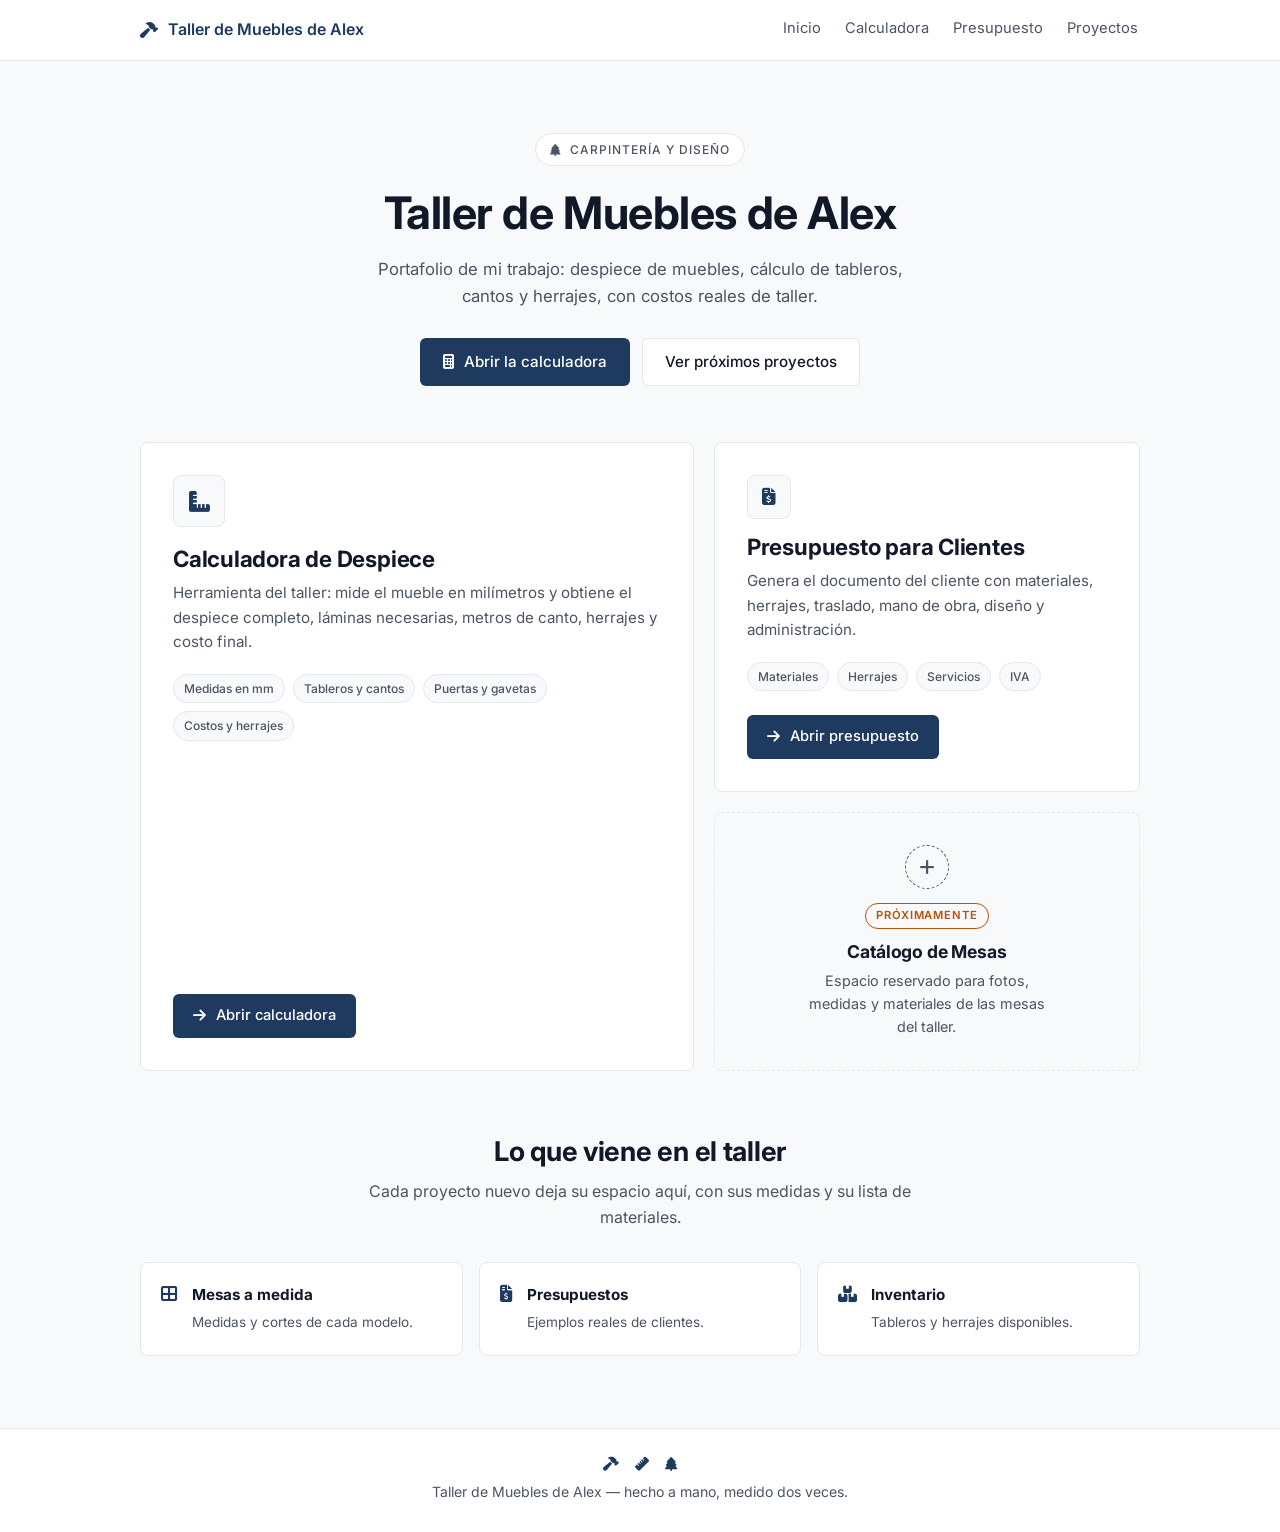
<file: index.html>
<!DOCTYPE html>
<html lang="es">
<head>
<meta charset="UTF-8">
<meta name="viewport" content="width=device-width, initial-scale=1.0">
<title>Taller de Muebles de Alex | Portafolio</title>
<meta name="description" content="Portafolio del Taller de Muebles de Alex: calculadora de despiece, catálogo y proyectos.">
<link rel="stylesheet" href="https://cdnjs.cloudflare.com/ajax/libs/font-awesome/6.4.0/css/all.min.css">
<link rel="preconnect" href="https://fonts.googleapis.com">
<link rel="preconnect" href="https://fonts.gstatic.com" crossorigin>
<link href="https://fonts.googleapis.com/css2?family=IBM+Plex+Mono:wght@400;500;600&family=Inter:wght@400;500;600;700&display=swap" rel="stylesheet">
<link rel="stylesheet" href="estilos-sistema.css">
<style>
  *{ box-sizing:border-box; }
  html{ scroll-behavior:smooth; }
  body{
    margin:0; font-family:var(--font-sans); background:var(--bg);
    color:var(--text-primary); line-height:1.6; -webkit-font-smoothing:antialiased;
  }
  h1,h2,h3{ line-height:1.25; margin:0 0 .5em; letter-spacing:-.01em; }
  .contenedor{ width:100%; max-width:1040px; margin:0 auto; padding:0 20px; }

  /* Barra superior */
  .barra{ position:sticky; top:0; z-index:30; background:var(--surface); border-bottom:1px solid var(--border); }
  .barra .contenedor{ display:flex; align-items:center; justify-content:space-between; min-height:60px; gap:14px; }
  .marca{ display:flex; align-items:center; gap:10px; font-weight:600; color:var(--accent); text-decoration:none; font-size:1rem; white-space:nowrap; }
  .barra nav{ display:flex; gap:20px; }
  .barra nav a{ color:var(--text-secondary); text-decoration:none; font-size:.92rem; padding:6px 2px; border-bottom:2px solid transparent; transition:color .15s, border-color .15s; }
  .barra nav a:hover{ color:var(--accent); border-bottom-color:var(--accent); }

  /* Hero */
  .hero{ text-align:center; padding:72px 0 56px; }
  .insignia{
    display:inline-flex; align-items:center; gap:8px; color:var(--text-secondary);
    background:var(--surface); border:1px solid var(--border);
    font-size:.75rem; letter-spacing:.08em; text-transform:uppercase; font-weight:500;
    padding:6px 14px; border-radius:999px; margin-bottom:20px;
  }
  .hero h1{ font-size:clamp(1.9rem, 5vw, 2.8rem); font-weight:700; color:var(--text-primary); margin-bottom:14px; }
  .hero p{ max-width:580px; margin:0 auto 28px; font-size:1.05rem; color:var(--text-secondary); }
  .boton{
    display:inline-flex; align-items:center; gap:10px; padding:11px 22px; border-radius:var(--radius-sm);
    font-size:.95rem; font-weight:500; text-decoration:none; cursor:pointer; border:1px solid transparent;
    transition:background .15s, border-color .15s;
  }
  .boton-principal{ background:var(--accent); color:#fff; }
  .boton-principal:hover{ background:#172e4c; }
  .boton-secundario{ background:var(--surface); color:var(--text-primary); border-color:var(--border); }
  .boton-secundario:hover{ border-color:var(--text-secondary); }
  .botones{ display:flex; gap:12px; justify-content:center; flex-wrap:wrap; }
  .boton:focus-visible, .tarjeta:focus-visible, .accion:focus-visible{ outline:2px solid var(--accent); outline-offset:2px; }

  /* Panel principal */
  main{ padding:0 0 64px; }
  .panel{ display:grid; grid-template-columns:1.3fr 1fr; gap:20px; align-items:stretch; }
  .tarjeta-principal{ grid-row:span 2; }
  .tarjeta-compacta{ padding:24px; }
  .tarjeta-compacta h2{ font-size:1.15rem; }
  .tarjeta-compacta .icono{ width:44px; height:44px; font-size:1.1rem; margin-bottom:14px; }
  .tarjeta{
    background:var(--surface); border:1px solid var(--border); border-radius:var(--radius);
    padding:32px; display:flex; flex-direction:column; color:inherit;
    transition:border-color .15s, box-shadow .15s;
  }
  .tarjeta:hover{ border-color:var(--accent); box-shadow:var(--shadow-sm); }
  .icono{
    width:52px; height:52px; border-radius:var(--radius);
    display:flex; align-items:center; justify-content:center; font-size:1.3rem; margin-bottom:18px;
    background:var(--bg); color:var(--accent); border:1px solid var(--border);
  }
  .tarjeta h2{ font-size:1.4rem; color:var(--text-primary); margin-bottom:8px; }
  .tarjeta p{ color:var(--text-secondary); margin:0 0 20px; font-size:.95rem; }

  .chips{ display:flex; flex-wrap:wrap; gap:8px; margin-bottom:24px; }
  .chip{ font-size:.75rem; font-weight:500; color:var(--text-secondary); background:var(--bg); border:1px solid var(--border); padding:4px 10px; border-radius:999px; }
  .accion{
    margin-top:auto; align-self:flex-start; display:inline-flex; align-items:center; gap:10px;
    padding:10px 20px; border-radius:var(--radius-sm); font-weight:500; font-size:.92rem;
    text-decoration:none; color:#fff; background:var(--accent); transition:background .15s;
  }
  .tarjeta:hover .accion{ background:#172e4c; }

  /* Tarjeta vacía */
  .tarjeta-vacia{
    background:transparent; border:1px dashed var(--border); border-radius:var(--radius);
    padding:32px; display:flex; flex-direction:column; align-items:center; justify-content:center;
    text-align:center; min-height:240px;
  }
  .mas{ width:44px; height:44px; border-radius:50%; border:1px dashed var(--text-secondary); color:var(--text-secondary); display:flex; align-items:center; justify-content:center; font-size:1.1rem; margin-bottom:14px; }
  .etiqueta{ font-size:.7rem; letter-spacing:.08em; text-transform:uppercase; font-weight:600; color:var(--warning); border:1px solid var(--warning); padding:3px 10px; border-radius:999px; margin-bottom:12px; }
  .tarjeta-vacia h3{ font-size:1.1rem; color:var(--text-primary); margin-bottom:6px; }
  .tarjeta-vacia p{ margin:0; color:var(--text-secondary); font-size:.9rem; max-width:240px; }

  /* Sección de ideas */
  .seccion-ideas{ padding:0 0 72px; }
  .titulo{ text-align:center; color:var(--text-primary); font-size:clamp(1.3rem, 3.5vw, 1.7rem); margin-bottom:10px; }
  .subtitulo{ text-align:center; color:var(--text-secondary); max-width:600px; margin:0 auto 32px; }
  .miniaturas{ display:grid; grid-template-columns:repeat(3, 1fr); gap:16px; }
  .mini{ background:var(--surface); border:1px solid var(--border); border-radius:var(--radius); padding:20px; display:flex; align-items:flex-start; gap:14px; }
  .mini i{ color:var(--accent); font-size:1.05rem; margin-top:3px; }
  .mini strong{ display:block; color:var(--text-primary); font-size:.95rem; margin-bottom:2px; }
  .mini span{ font-size:.85rem; color:var(--text-secondary); line-height:1.45; }

  /* Pie */
  footer{ background:var(--surface); border-top:1px solid var(--border); color:var(--text-secondary); text-align:center; padding:28px 20px; font-size:.88rem; }
  footer .iconos{ display:flex; gap:16px; justify-content:center; margin-bottom:10px; color:var(--accent); }
  footer p{ margin:0; }

  /* Responsivo */
  @media (max-width:900px){
    .panel{ grid-template-columns:1fr; }
    .tarjeta-principal{ grid-row:auto; }
    .miniaturas{ grid-template-columns:1fr; }
  }
  @media (max-width:640px){
    .hero{ padding:48px 0 40px; }
    .barra nav{ display:none; }
    .tarjeta, .tarjeta-vacia{ padding:22px; }
    .boton{ width:100%; justify-content:center; }
  }
</style>
</head>
<body>

<header class="barra">
  <div class="contenedor">
    <a class="marca" href="index.html"><i class="fa-solid fa-hammer"></i> Taller de Muebles de Alex</a>
    <nav>
      <a href="#inicio">Inicio</a>
      <a href="calculadora.html">Calculadora</a>
      <a href="presupuesto.html">Presupuesto</a>
      <a href="#proyectos">Proyectos</a>
    </nav>
  </div>
</header>

<section class="hero" id="inicio">
  <div class="contenedor">
    <span class="insignia"><i class="fa-solid fa-tree"></i> Carpintería y diseño</span>
    <h1>Taller de Muebles de Alex</h1>
    <p>Portafolio de mi trabajo: despiece de muebles, cálculo de tableros, cantos y herrajes, con costos reales de taller.</p>
    <div class="botones">
      <a class="boton boton-principal" href="calculadora.html"><i class="fa-solid fa-calculator"></i> Abrir la calculadora</a>
      <a class="boton boton-secundario" href="#proyectos">Ver próximos proyectos</a>
    </div>
  </div>
</section>

<main>
  <div class="contenedor">
    <div class="panel">

      <a class="tarjeta tarjeta-principal" href="calculadora.html" style="text-decoration:none;">
        <div class="icono"><i class="fa-solid fa-ruler-combined"></i></div>
        <h2>Calculadora de Despiece</h2>
        <p>Herramienta del taller: mide el mueble en milímetros y obtiene el despiece completo, láminas necesarias, metros de canto, herrajes y costo final.</p>
        <div class="chips">
          <span class="chip">Medidas en mm</span>
          <span class="chip">Tableros y cantos</span>
          <span class="chip">Puertas y gavetas</span>
          <span class="chip">Costos y herrajes</span>
        </div>
        <span class="accion"><i class="fa-solid fa-arrow-right"></i> Abrir calculadora</span>
      </a>

      <a class="tarjeta tarjeta-compacta" href="presupuesto.html" style="text-decoration:none;">
        <div class="icono"><i class="fa-solid fa-file-invoice-dollar"></i></div>
        <h2>Presupuesto para Clientes</h2>
        <p>Genera el documento del cliente con materiales, herrajes, traslado, mano de obra, diseño y administración.</p>
        <div class="chips">
          <span class="chip">Materiales</span>
          <span class="chip">Herrajes</span>
          <span class="chip">Servicios</span>
          <span class="chip">IVA</span>
        </div>
        <span class="accion"><i class="fa-solid fa-arrow-right"></i> Abrir presupuesto</span>
      </a>

      <div class="tarjeta-vacia" id="proyectos">
        <div class="mas"><i class="fa-solid fa-plus"></i></div>
        <span class="etiqueta">Próximamente</span>
        <h3>Catálogo de Mesas</h3>
        <p>Espacio reservado para fotos, medidas y materiales de las mesas del taller.</p>
      </div>

    </div>
  </div>
</main>

<section class="seccion-ideas">
  <div class="contenedor">
    <h2 class="titulo">Lo que viene en el taller</h2>
    <p class="subtitulo">Cada proyecto nuevo deja su espacio aquí, con sus medidas y su lista de materiales.</p>
    <div class="miniaturas">
      <div class="mini">
        <i class="fa-solid fa-table-cells-large"></i>
        <div><strong>Mesas a medida</strong><span>Medidas y cortes de cada modelo.</span></div>
      </div>
      <div class="mini">
        <i class="fa-solid fa-file-invoice-dollar"></i>
        <div><strong>Presupuestos</strong><span>Ejemplos reales de clientes.</span></div>
      </div>
      <div class="mini">
        <i class="fa-solid fa-boxes-stacked"></i>
        <div><strong>Inventario</strong><span>Tableros y herrajes disponibles.</span></div>
      </div>
    </div>
  </div>
</section>

<footer>
  <div class="iconos">
    <i class="fa-solid fa-hammer"></i>
    <i class="fa-solid fa-ruler"></i>
    <i class="fa-solid fa-tree"></i>
  </div>
  <p>Taller de Muebles de Alex &mdash; hecho a mano, medido dos veces.</p>
</footer>

</body>
</html>
</file>
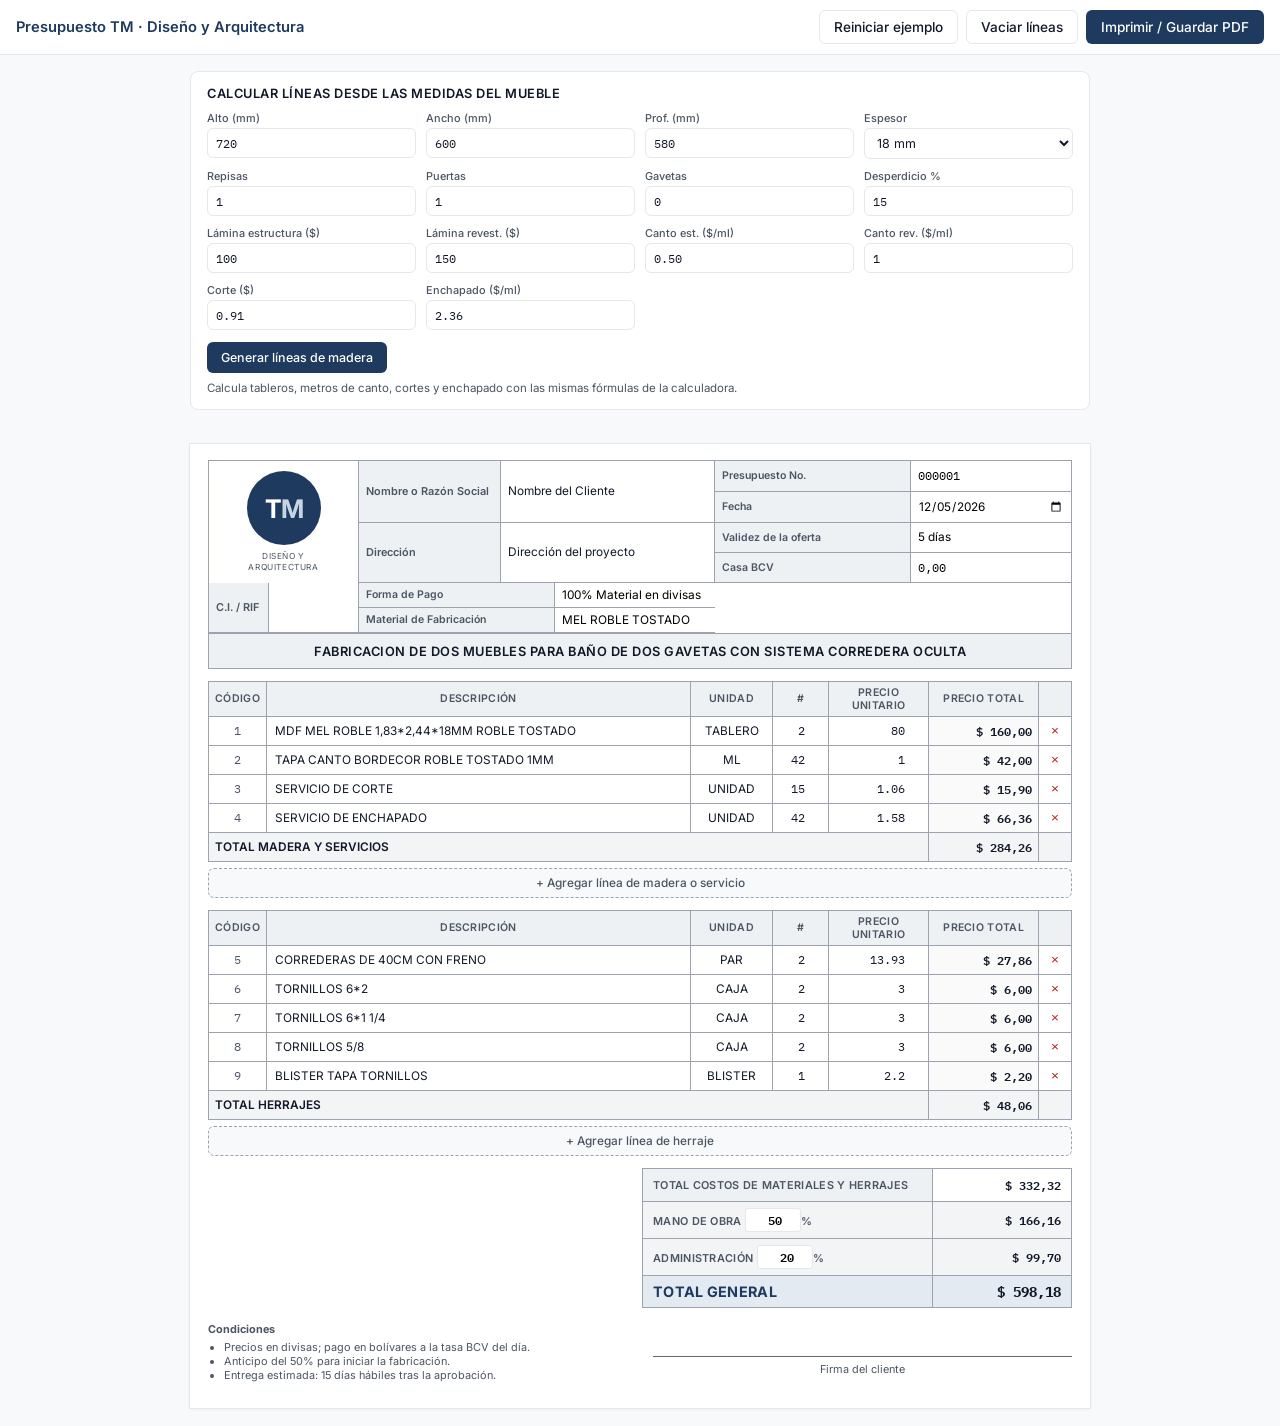
<file: presupuesto.html>
<!DOCTYPE html>
<html lang="es">
<head>
<meta charset="UTF-8">
<meta name="viewport" content="width=device-width, initial-scale=1.0">
<title>Presupuesto | TM Diseño y Arquitectura</title>
<link rel="preconnect" href="https://fonts.googleapis.com">
<link rel="preconnect" href="https://fonts.gstatic.com" crossorigin>
<link href="https://fonts.googleapis.com/css2?family=IBM+Plex+Mono:wght@400;500;600&family=Inter:wght@400;500;600;700&display=swap" rel="stylesheet">
<link rel="stylesheet" href="estilos-sistema.css">
<style>
  :root{
    /* Alias del sistema (tokens en estilos-sistema.css). --amarillo se conserva como nombre
       de variable, ahora es un tinte suave del acento para filas destacadas. */
    --linea:#9CA3AF; --gris:#EEF1F4; --gris-claro:#F3F4F6;
    --amarillo:#E3EAF2; --texto:var(--text-primary); --verde:var(--success);
  }
  *{ box-sizing:border-box; }
  body{ margin:0; background:var(--bg); color:var(--texto);
    font-family:var(--font-sans); font-size:14px; }
  .barra{ position:sticky; top:0; z-index:20; background:var(--surface); color:var(--text-primary);
    border-bottom:1px solid var(--border);
    padding:10px 16px; display:flex; gap:10px; align-items:center; justify-content:space-between; flex-wrap:wrap; }
  .barra strong{ font-size:.92rem; font-weight:600; color:var(--accent); }
  .barra .acciones{ display:flex; gap:8px; flex-wrap:wrap; }
  .btn{ border:1px solid transparent; border-radius:6px; padding:8px 14px; font-family:inherit; font-size:.85rem; font-weight:500; cursor:pointer;
    transition:background .15s, border-color .15s; }
  .btn-1{ background:var(--accent); color:#fff; }
  .btn-1:hover{ background:#172e4c; }
  .btn-2{ background:var(--surface); color:var(--text-primary); border-color:var(--border); }
  .btn-2:hover{ border-color:var(--text-secondary); background:var(--bg); }
  .btn:focus-visible, .btn-agregar:focus-visible, .btn-aplicar:focus-visible{ outline:2px solid var(--accent); outline-offset:2px; }

  .envoltura{ padding:18px; display:flex; justify-content:center; }
  .hoja{ background:#fff; width:100%; max-width:900px; padding:16px 18px 26px;
    box-shadow:0 0 0 1px var(--border), 0 1px 3px rgba(17,24,39,.08); }

  /* ---------- encabezado ---------- */
  .cab{ display:grid; grid-template-columns:150px 1fr 1fr; gap:0; border:1px solid var(--linea); }
  .logo{ grid-row:span 2; border-right:1px solid var(--linea); padding:10px;
    display:flex; flex-direction:column; align-items:center; justify-content:center; text-align:center; }
  .logo .tm{ width:74px; height:74px; border-radius:50%; background:var(--accent); color:#fff;
    display:flex; align-items:center; justify-content:center; font-size:1.6rem; font-weight:700; letter-spacing:-1px; }
  .logo .tm span{ color:#C7D4E3; }
  .logo small{ display:block; margin-top:6px; font-size:.52rem; letter-spacing:.6px; color:var(--text-secondary); line-height:1.3; }
  .campo-cab{ display:flex; border-bottom:1px solid var(--linea); border-right:1px solid var(--linea); }
  .campo-cab:last-child{ border-right:0; }
  .campo-cab label{ flex:0 0 40%; padding:5px 7px; font-size:.68rem; font-weight:600;
    background:var(--gris); border-right:1px solid var(--linea); color:var(--text-secondary); display:flex; align-items:center; }
  .campo-cab .val{ flex:1; }
  .campo-cab input{ width:100%; height:100%; border:0; padding:5px 7px; font-size:.74rem;
    font-family:inherit; color:var(--texto); background:transparent; outline:none; }
  .campo-cab input:focus{ background:#F1F5F9; box-shadow:inset 0 0 0 1px var(--accent); }
  .cab-derecha{ border-bottom:1px solid var(--linea); display:flex; flex-direction:column; }
  .cab-derecha .fila{ display:flex; border-bottom:1px solid var(--linea); flex:1; }
  .cab-derecha .fila:last-child{ border-bottom:0; }
  .cab-derecha label{ flex:0 0 55%; padding:5px 7px; font-size:.66rem; font-weight:600; color:var(--text-secondary);
    background:var(--gris); border-right:1px solid var(--linea); display:flex; align-items:center; }
  .cab-derecha input{ border:0; width:100%; padding:5px 7px; font-size:.74rem; font-family:inherit; outline:none; }
  .cab-derecha input:focus{ background:#F1F5F9; box-shadow:inset 0 0 0 1px var(--accent); }
  #hNumero, #hBcv{ font-family:var(--font-mono); font-variant-numeric:tabular-nums; }

  .titulo-trabajo{ border:1px solid var(--linea); border-top:0; background:var(--gris);
    text-align:center; padding:8px; }
  .titulo-trabajo input{ width:100%; border:0; background:transparent; text-align:center; font-family:inherit;
    font-size:.8rem; font-weight:600; letter-spacing:.5px; text-transform:uppercase; outline:none; color:var(--text-primary); }

  /* ---------- tablas ---------- */
  table.pres{ width:100%; border-collapse:collapse; margin-top:12px; }
  table.pres th, table.pres td{ border:1px solid var(--linea); padding:4px 6px; font-size:.74rem; }
  table.pres th{ background:var(--gris); color:var(--text-secondary); font-size:.66rem; font-weight:600; text-transform:uppercase; letter-spacing:.3px; }
  table.pres td.sec{ background:var(--gris); font-weight:600; font-size:.7rem; text-transform:uppercase; }
  table.pres td.cod{ width:52px; text-align:center; color:var(--text-secondary); font-family:var(--font-mono); font-variant-numeric:tabular-nums; }
  table.pres td.uni{ width:82px; text-align:center; }
  table.pres td.cant{ width:56px; }
  table.pres td.pu{ width:100px; }
  table.pres td.pt{ width:110px; text-align:right; font-weight:600; background:#FAFAFB; }
  table.pres td.cant, table.pres td.pu, table.pres td.pt, table.pres input.num{
    font-family:var(--font-mono); font-variant-numeric:tabular-nums; }
  table.pres input{ width:100%; border:0; background:transparent; font-family:inherit;
    font-size:.74rem; padding:2px; outline:none; color:var(--texto); }
  table.pres input:focus{ background:#F1F5F9; box-shadow:inset 0 0 0 1px var(--accent); }
  table.pres input.num{ text-align:right; }
  table.pres td.uni input{ text-align:center; }
  .fila-total td{ background:var(--gris-claro); font-weight:600; text-transform:uppercase; font-size:.72rem; }
  .fila-total td.monto{ text-align:right; font-family:var(--font-mono); font-variant-numeric:tabular-nums; }
  .btn-quitar{ border:0; background:transparent; color:var(--danger); cursor:pointer; font-size:.85rem; }
  .btn-agregar{ margin-top:6px; border:1px dashed var(--linea); background:var(--bg); width:100%; font-family:inherit;
    padding:7px; font-size:.74rem; cursor:pointer; color:var(--text-secondary); font-weight:500; border-radius:6px; }
  .btn-agregar:hover{ border-color:var(--accent); color:var(--accent); }

  /* ---------- totales finales ---------- */
  .cierre{ margin-top:12px; display:flex; justify-content:flex-end; }
  .cierre table{ border-collapse:collapse; min-width:430px; }
  .cierre td{ border:1px solid var(--linea); padding:6px 10px; font-size:.76rem; }
  .cierre td.et{ background:var(--gris); font-weight:600; text-transform:uppercase; font-size:.68rem; letter-spacing:.3px; color:var(--text-secondary); }
  .cierre td.monto{ text-align:right; font-weight:600; min-width:120px; font-family:var(--font-mono); font-variant-numeric:tabular-nums; }
  .cierre tr.mo td, .cierre tr.adm td{ background:var(--gris-claro); }
  .cierre tr.total td{ background:var(--amarillo); font-size:.9rem; font-weight:700; }
  .cierre tr.total td.et{ color:var(--accent) !important; }
  .cierre input{ width:56px; border:1px solid var(--border); border-radius:3px; background:#fff; text-align:right; font-family:var(--font-mono); font-variant-numeric:tabular-nums;
    font-size:.76rem; font-weight:600; outline:none; padding:1px 3px; }
  .cierre input:focus{ border-color:var(--accent); }

  .pie{ margin-top:14px; display:grid; grid-template-columns:1fr 1fr; gap:26px; font-size:.68rem; color:var(--text-secondary); }
  .firma{ border-top:1px solid #666; margin-top:34px; padding-top:5px; text-align:center; }

  /* ---------- panel de cálculo ---------- */
  .calc{ max-width:900px; margin:16px auto 16px; background:var(--surface); border:1px solid var(--border);
    border-radius:8px; padding:14px 16px; }
  .calc h3{ margin:0 0 10px; font-size:.8rem; font-weight:600; text-transform:uppercase; letter-spacing:.5px; color:var(--text-primary); }
  .calc .grid{ display:grid; grid-template-columns:repeat(4, 1fr); gap:10px; }
  .calc label{ display:block; font-size:.68rem; font-weight:500; color:var(--text-secondary); margin-bottom:3px; }
  .calc input, .calc select{ width:100%; padding:6px 8px; border:1px solid var(--border); border-radius:6px;
    font-size:.78rem; font-family:inherit; background:#fff; color:var(--text-primary); }
  .calc input[type="number"]{ font-family:var(--font-mono); font-variant-numeric:tabular-nums; }
  .calc input:focus, .calc select:focus{ outline:none; border-color:var(--accent); box-shadow:0 0 0 3px rgba(30,58,95,.15); }
  .calc .fila{ margin-top:12px; display:flex; gap:8px; flex-wrap:wrap; }
  .calc .btn-aplicar{ background:var(--accent); color:#fff; border:0; border-radius:6px; font-family:inherit;
    padding:8px 14px; font-size:.78rem; font-weight:500; cursor:pointer; }
  .calc .btn-aplicar:hover{ background:#172e4c; }
  .calc .aviso{ margin-top:8px; font-size:.72rem; color:var(--text-secondary); }
  @media (max-width:720px){ .calc .grid{ grid-template-columns:repeat(2, 1fr); } }
  @media print{
    @page{ size:A4; margin:8mm; }
    body{ background:#fff; }
    .no-print{ display:none !important; }
    .envoltura{ padding:0; }
    .hoja{ box-shadow:none; max-width:none; padding:0; }
    table.pres th, table.pres td, .cab, .campo-cab, .cab-derecha .fila, .cierre td{ border-color:#6b737a !important; }
    .cab input, .campo-cab input, .titulo-trabajo input{ background:transparent !important; }
    -webkit-print-color-adjust:exact;
    print-color-adjust:exact;
    .gris-print{ background:#d9dde0 !important; }
    tr{ break-inside:avoid; }
  }
</style>
</head>
<body>

<div class="barra no-print">
  <strong>Presupuesto TM · Diseño y Arquitectura</strong>
  <div class="acciones">
    <button class="btn btn-2" type="button" onclick="reiniciarEjemplo()">Reiniciar ejemplo</button>
    <button class="btn btn-2" type="button" onclick="vaciarLineas()">Vaciar líneas</button>
    <button class="btn btn-1" type="button" onclick="window.print()">Imprimir / Guardar PDF</button>
  </div>
</div>

<div class="calc no-print">
  <h3>Calcular líneas desde las medidas del mueble</h3>
  <div class="grid">
    <div><label>Alto (mm)</label><input id="cAlto" type="number" value="720"></div>
    <div><label>Ancho (mm)</label><input id="cAncho" type="number" value="600"></div>
    <div><label>Prof. (mm)</label><input id="cProf" type="number" value="580"></div>
    <div><label>Espesor</label><select id="cEspesor"><option value="18" selected>18 mm</option><option value="12">12 mm</option></select></div>
    <div><label>Repisas</label><input id="cRepisas" type="number" value="1"></div>
    <div><label>Puertas</label><input id="cPuertas" type="number" value="1"></div>
    <div><label>Gavetas</label><input id="cGavetas" type="number" value="0"></div>
    <div><label>Desperdicio %</label><input id="cDesperdicio" type="number" value="15"></div>
    <div><label>Lámina estructura ($)</label><input id="cPrecioTablero" type="number" step="0.01" value="100"></div>
    <div><label>Lámina revest. ($)</label><input id="cPrecioTableroRev" type="number" step="0.01" value="150"></div>
    <div><label>Canto est. ($/ml)</label><input id="cPrecioCanto" type="number" step="0.01" value="0.50"></div>
    <div><label>Canto rev. ($/ml)</label><input id="cPrecioCantoRev" type="number" step="0.01" value="1"></div>
    <div><label>Corte ($)</label><input id="cPrecioCorte" type="number" step="0.01" value="0.91"></div>
    <div><label>Enchapado ($/ml)</label><input id="cPrecioEnchapado" type="number" step="0.01" value="2.36"></div>
  </div>
  <div class="fila">
    <button class="btn-aplicar" type="button" onclick="generarDesdeMedidas()">Generar líneas de madera</button>
  </div>
  <div class="aviso" id="avisoCalc">Calcula tableros, metros de canto, cortes y enchapado con las mismas fórmulas de la calculadora.</div>
</div>

<div class="envoltura">
  <div class="hoja" id="hoja">

    <div class="cab">
      <div class="logo">
        <div class="tm">T<span>M</span></div>
        <small>DISEÑO Y<br>ARQUITECTURA</small>
      </div>

      <div class="campo-cab" style="border-bottom:1px solid var(--linea)">
        <label>Nombre o Razón Social</label>
        <div class="val"><input id="hNombre" value="Nombre del Cliente"></div>
      </div>
      <div class="cab-derecha">
        <div class="fila"><label>Presupuesto No.</label><input id="hNumero" value="000001"></div>
        <div class="fila"><label>Fecha</label><input id="hFecha" type="date"></div>
      </div>

      <div class="campo-cab">
        <label>Dirección</label>
        <div class="val"><input id="hDireccion" value="Dirección del proyecto"></div>
      </div>
      <div class="cab-derecha">
        <div class="fila"><label>Validez de la oferta</label><input id="hValidez" value="5 días"></div>
        <div class="fila"><label>Casa BCV</label><input id="hBcv" value="0,00"></div>
      </div>

      <div class="campo-cab">
        <label>C.I. / RIF</label>
        <div class="val"><input id="hRif" value=""></div>
      </div>
      <div class="cab-derecha">
        <div class="fila"><label>Forma de Pago</label><input id="hPago" value="100% Material en divisas"></div>
        <div class="fila"><label>Material de Fabricación</label><input id="hMaterial" value="MEL ROBLE TOSTADO"></div>
      </div>
    </div>

    <div class="titulo-trabajo">
      <input id="hTitulo" value="FABRICACION DE DOS MUEBLES PARA BAÑO DE DOS GAVETAS CON SISTEMA CORREDERA OCULTA">
    </div>

    <table class="pres" id="tablaMadera">
      <thead>
        <tr>
          <th>Código</th><th>Descripción</th><th>Unidad</th><th>#</th>
          <th>Precio Unitario</th><th>Precio Total</th><th class="no-print" style="width:30px"></th>
        </tr>
      </thead>
      <tbody id="cuerpoMadera"></tbody>
      <tfoot>
        <tr class="fila-total">
          <td colspan="5">TOTAL MADERA Y SERVICIOS</td>
          <td class="monto" id="totalMadera">$ 0,00</td>
          <td class="no-print"></td>
        </tr>
      </tfoot>
    </table>
    <button class="btn-agregar no-print" type="button" onclick="agregarLinea('madera')">+ Agregar línea de madera o servicio</button>

    <table class="pres" id="tablaHerrajes">
      <thead>
        <tr>
          <th>Código</th><th>Descripción</th><th>Unidad</th><th>#</th>
          <th>Precio Unitario</th><th>Precio Total</th><th class="no-print" style="width:30px"></th>
        </tr>
      </thead>
      <tbody id="cuerpoHerrajes"></tbody>
      <tfoot>
        <tr class="fila-total">
          <td colspan="5">TOTAL HERRAJES</td>
          <td class="monto" id="totalHerrajes">$ 0,00</td>
          <td class="no-print"></td>
        </tr>
      </tfoot>
    </table>
    <button class="btn-agregar no-print" type="button" onclick="agregarLinea('herraje')">+ Agregar línea de herraje</button>

    <div class="cierre">
      <table>
        <tr>
          <td class="et" style="width:290px">Total costos de materiales y herrajes</td>
          <td class="monto" id="totalMateriales">$ 0,00</td>
        </tr>
        <tr class="mo">
          <td class="et">Mano de obra <input id="pctMano" type="number" value="50">%</td>
          <td class="monto" id="totalMano">$ 0,00</td>
        </tr>
        <tr class="adm">
          <td class="et">Administración <input id="pctAdmin" type="number" value="20">%</td>
          <td class="monto" id="totalAdmin">$ 0,00</td>
        </tr>
        <tr class="total">
          <td class="et" style="color:#2b2100">TOTAL GENERAL</td>
          <td class="monto" id="totalGeneral">$ 0,00</td>
        </tr>
      </table>
    </div>

    <div class="pie">
      <div>
        <strong>Condiciones</strong>
        <ul style="margin:4px 0 0 16px; padding:0">
          <li>Precios en divisas; pago en bolívares a la tasa BCV del día.</li>
          <li>Anticipo del 50% para iniciar la fabricación.</li>
          <li>Entrega estimada: 15 días hábiles tras la aprobación.</li>
        </ul>
      </div>
      <div>
        <div class="firma">Firma del cliente</div>
      </div>
    </div>

  </div>
</div>

<script src="motor-calculo.js"></script>
<script>
// ===== INICIO CALCULO =====
var LINEAS_EJEMPLO = [
  { sec: 'madera', desc: 'MDF MEL ROBLE 1,83*2,44*18MM ROBLE TOSTADO', unidad: 'TABLERO', cant: 2, precio: 80 },
  { sec: 'madera', desc: 'TAPA CANTO BORDECOR ROBLE TOSTADO 1MM', unidad: 'ML', cant: 42, precio: 1 },
  { sec: 'madera', desc: 'SERVICIO DE CORTE', unidad: 'UNIDAD', cant: 15, precio: 1.06 },
  { sec: 'madera', desc: 'SERVICIO DE ENCHAPADO', unidad: 'UNIDAD', cant: 42, precio: 1.58 },
  { sec: 'herraje', desc: 'CORREDERAS DE 40CM CON FRENO', unidad: 'PAR', cant: 2, precio: 13.93 },
  { sec: 'herraje', desc: 'TORNILLOS 6*2', unidad: 'CAJA', cant: 2, precio: 3 },
  { sec: 'herraje', desc: 'TORNILLOS 6*1 1/4', unidad: 'CAJA', cant: 2, precio: 3 },
  { sec: 'herraje', desc: 'TORNILLOS 5/8', unidad: 'CAJA', cant: 2, precio: 3 },
  { sec: 'herraje', desc: 'BLISTER TAPA TORNILLOS', unidad: 'BLISTER', cant: 1, precio: 2.2 }
];

function lineasDesdeMedidas(m) {
  const opts = {
    incluirRepisas: m.repisas > 0, cantRepisas: m.repisas,
    incluirPuertas: m.puertas > 0, cantPuertas: m.puertas,
    incluirGavetas: m.gavetas > 0, cantGavetas: m.gavetas,
    tipoCorredera: 'telescopica', profGaveta: 500, altoGaveta: 161
  };
  const colores = { lateral: 'Blanco', pisoTecho: 'Blanco', fondo: 'Blanco', puerta: 'Roble' };
  const mueble = {
    espesor: m.espesor,
    precioCorredera: m.precioCorredera,
    componentes: MotorCalculo.despieceDesdeMedidas(
      { alto: m.alto, ancho: m.ancho, prof: m.prof, espesor: m.espesor, veta: 'Vertical' },
      opts, colores, {})
  };
  const cfg = {
    desperdicio: m.desperdicio,
    precioEstructura: m.precioTablero, precioRevestimiento: m.precioTableroRev,
    precioCantoEstructura: m.precioCanto, precioCantoRevestimiento: m.precioCantoRev,
    precioEnchapado: m.precioEnchapado, precioCorte: m.precioCorte,
    cantidadCortesPorLamina: 5, precioParBisagra: m.precioBisagra
  };
  const r = MotorCalculo.lineasDesdeMueble(mueble, cfg, {});
  return r.lineas.map(function (l) {
    const herraje = /BISAGRA|CORREDERA/.test(l.desc);
    return { sec: herraje ? 'herraje' : 'madera', desc: l.desc, unidad: l.unidad, cant: l.cant, precio: l.precio, total: l.total };
  });
}

function totales(lineas, pctMano, pctAdmin) {
  var madera = 0, herrajes = 0;
  lineas.forEach(function (l) {
    var t = (l.total != null) ? (Number(l.total) || 0) : ((Number(l.cant) || 0) * (Number(l.precio) || 0));
    if (l.sec === 'madera') madera += t; else herrajes += t;
  });
  var t = MotorCalculo.totalesDesdeLineas(lineas, pctMano, pctAdmin);
  return { madera: madera, herrajes: herrajes, base: t.base, mano: t.manoObra, admin: t.gastosAdmin, total: t.total };
}
// ===== FIN CALCULO =====

var lineas = LINEAS_EJEMPLO.map(function (l) { return { sec: l.sec, desc: l.desc, unidad: l.unidad, cant: l.cant, precio: l.precio }; });

function money(n) {
  var v = (Number(n) || 0).toFixed(2);
  var p = v.split('.');
  return '$ ' + p[0].replace(/\B(?=(\d{3})+(?!\d))/g, '.') + ',' + p[1];
}

function esc(t) {
  return String(t).replace(/&/g, '&amp;').replace(/</g, '&lt;').replace(/>/g, '&gt;').replace(/"/g, '&quot;');
}

function renderTablas() {
  ['madera', 'herraje'].forEach(function (sec) {
    var cuerpo = document.getElementById(sec === 'madera' ? 'cuerpoMadera' : 'cuerpoHerrajes');
    var filas = '';
    lineas.forEach(function (l, i) {
      if (l.sec !== sec) return;
      filas += '<tr>' +
        '<td class="cod">' + (i + 1) + '</td>' +
        '<td><input data-i="' + i + '" data-f="desc" value="' + esc(l.desc) + '"></td>' +
        '<td class="uni"><input data-i="' + i + '" data-f="unidad" value="' + esc(l.unidad) + '"></td>' +
        '<td class="cant"><input class="num" type="number" step="0.01" data-i="' + i + '" data-f="cant" value="' + l.cant + '"></td>' +
        '<td class="pu"><input class="num" type="number" step="0.01" data-i="' + i + '" data-f="precio" value="' + l.precio + '"></td>' +
        '<td class="pt" data-total="' + i + '">' + money(l.cant * l.precio) + '</td>' +
        '<td class="no-print" style="text-align:center"><button class="btn-quitar" type="button" data-quitar="' + i + '">×</button></td>' +
        '</tr>';
    });
    cuerpo.innerHTML = filas || '<tr><td colspan="7" style="text-align:center;color:#7a848c">Sin líneas</td></tr>';
  });
  actualizarTotales();
}

function actualizarTotales() {
  lineas.forEach(function (l, i) {
    var celda = document.querySelector('[data-total="' + i + '"]');
    if (celda) celda.textContent = money((Number(l.cant) || 0) * (Number(l.precio) || 0));
  });
  var t = totales(lineas, document.getElementById('pctMano').value, document.getElementById('pctAdmin').value);
  document.getElementById('totalMadera').textContent = money(t.madera);
  document.getElementById('totalHerrajes').textContent = money(t.herrajes);
  document.getElementById('totalMateriales').textContent = money(t.base);
  document.getElementById('totalMano').textContent = money(t.mano);
  document.getElementById('totalAdmin').textContent = money(t.admin);
  document.getElementById('totalGeneral').textContent = money(t.total);
}

function agregarLinea(sec) {
  lineas.push({ sec: sec, desc: '', unidad: sec === 'madera' ? 'UNIDAD' : 'CAJA', cant: 1, precio: 0 });
  renderTablas();
}

function vaciarLineas() {
  lineas = [];
  renderTablas();
}

function reiniciarEjemplo() {
  lineas = LINEAS_EJEMPLO.map(function (l) { return { sec: l.sec, desc: l.desc, unidad: l.unidad, cant: l.cant, precio: l.precio }; });
  renderTablas();
}

function leerMedidas() {
  function n(id) { var v = parseFloat(document.getElementById(id).value); return isNaN(v) ? 0 : v; }
  return {
    alto: n('cAlto'), ancho: n('cAncho'), prof: n('cProf'), espesor: n('cEspesor'),
    repisas: n('cRepisas'), puertas: n('cPuertas'), gavetas: n('cGavetas'),
    desperdicio: n('cDesperdicio'),
    largoLamina: 2440, anchoLamina: 1830, cortesPorLamina: 5,
    precioTablero: n('cPrecioTablero'), precioTableroRev: n('cPrecioTableroRev'),
    precioCanto: n('cPrecioCanto'), precioCantoRev: n('cPrecioCantoRev'),
    precioCorte: n('cPrecioCorte'), precioEnchapado: n('cPrecioEnchapado'),
    precioCorredera: 2.00, precioBisagra: MotorCalculo.DEFAULTS.precioParBisagra
  };
}

function generarDesdeMedidas() {
  var m = leerMedidas();
  if (m.alto <= 0 || m.ancho <= 0 || m.prof <= 0) {
    document.getElementById('avisoCalc').textContent = 'Revisa las medidas: deben ser mayores a cero.';
    return;
  }
  var nuevas = lineasDesdeMedidas(m);
  lineas = lineas.filter(function (l) { return !(l.sec === 'madera'); }).concat(
    nuevas.filter(function (l) { return l.sec === 'madera'; }));
  lineas = lineas.concat(nuevas.filter(function (l) {
    return l.sec === 'herraje' && !lineas.some(function (x) {
      return x.sec === 'herraje' && x.desc === l.desc;
    });
  }));
  renderTablas();
  var t = totales(lineas, document.getElementById('pctMano').value, document.getElementById('pctAdmin').value);
  document.getElementById('avisoCalc').textContent =
    'Líneas generadas: tableros, canto, cortes y enchapado. Madera: ' + money(t.madera) +
    ' · Total materiales y herrajes: ' + money(t.base) + '.';
}

document.addEventListener('input', function (e) {
  var el = e.target;
  if (el.dataset && el.dataset.i !== undefined) {
    var i = Number(el.dataset.i);
    var f = el.dataset.f;
    if (lineas[i]) {
      lineas[i][f] = (f === 'cant' || f === 'precio') ? (parseFloat(el.value) || 0) : el.value;
      actualizarTotales();
    }
  } else if (el.id === 'pctMano' || el.id === 'pctAdmin') {
    actualizarTotales();
  }
});

document.addEventListener('click', function (e) {
  var b = e.target.closest ? e.target.closest('[data-quitar]') : null;
  if (b) {
    lineas.splice(Number(b.getAttribute('data-quitar')), 1);
    renderTablas();
  }
});

var campoFecha = document.getElementById('hFecha');
var hoy = new Date();
campoFecha.value = hoy.getFullYear() + '-' + String(hoy.getMonth() + 1).padStart(2, '0') + '-' + String(hoy.getDate()).padStart(2, '0');


// Fase 9: precarga automatica desde la calculadora
(function () {
  try {
    var raw = localStorage.getItem('presupuesto_transferencia_v1');
    if (!raw) return;
    var t = JSON.parse(raw);
    if (!t || !Array.isArray(t.lineas) || t.lineas.length === 0) return;
    lineas = t.lineas.map(function (l) { return { sec: l.sec, desc: l.desc, unidad: l.unidad, cant: l.cant, precio: l.precio, total: l.total }; });
    if (t.titulo) document.getElementById('hTitulo').value = t.titulo;
    if (t.manoPct != null) document.getElementById('pctMano').value = t.manoPct;
    if (t.adminPct != null) document.getElementById('pctAdmin').value = t.adminPct;
    // F10: NO se elimina la clave para que F5 conserve la cotizacion transferida.
  } catch (e) {}
})();
renderTablas();
</script>
</body>
</html>
</file>
<file: estilos-sistema.css>
/* estilos-sistema.css — Sistema de diseño compartido (Fase 1)
   Solo tokens + clases base con prefijo .ds-  (no altera elementos existentes).
   Se enlaza ANTES de los <style> inline de cada página. */

:root {
  --bg: #F8F9FA;
  --surface: #FFFFFF;
  --border: #E5E7EB;
  --text-primary: #111827;
  --text-secondary: #4B5563;
  --accent: #1E3A5F;
  --success: #0F766E;
  --warning: #B45309;
  --danger: #B91C1C;

  --font-sans: 'Inter', system-ui, -apple-system, 'Segoe UI', Roboto, sans-serif;
  --font-mono: 'IBM Plex Mono', ui-monospace, SFMono-Regular, Consolas, monospace;

  --radius: 8px;
  --radius-sm: 6px;
  --shadow-sm: 0 1px 2px rgba(17, 24, 39, .06);
  --shadow-md: 0 4px 12px rgba(17, 24, 39, .10);
  --space-1: 4px; --space-2: 8px; --space-3: 12px; --space-4: 16px; --space-6: 24px;
}

/* Utilidades tipográficas */
.ds-font { font-family: var(--font-sans); color: var(--text-primary); }
.ds-num, .ds-mono {
  font-family: var(--font-mono);
  font-variant-numeric: tabular-nums;
  font-feature-settings: "tnum" 1;
}
.ds-muted { color: var(--text-secondary); }

/* Botones */
.ds-btn {
  display: inline-flex; align-items: center; justify-content: center; gap: var(--space-2);
  padding: 8px 14px; font: 500 14px/1.2 var(--font-sans);
  color: var(--text-primary); background: var(--surface);
  border: 1px solid var(--border); border-radius: var(--radius-sm);
  cursor: pointer; transition: background .15s, border-color .15s, box-shadow .15s;
}
.ds-btn:hover { background: var(--bg); border-color: var(--text-secondary); }
.ds-btn:focus-visible { outline: 2px solid var(--accent); outline-offset: 2px; }
.ds-btn:disabled { opacity: .5; cursor: not-allowed; }
.ds-btn-primary { background: var(--accent); border-color: var(--accent); color: #fff; }
.ds-btn-primary:hover { background: #172e4c; border-color: #172e4c; }
.ds-btn-success { background: var(--success); border-color: var(--success); color: #fff; }
.ds-btn-danger  { background: var(--danger);  border-color: var(--danger);  color: #fff; }
.ds-btn-ghost   { background: transparent; border-color: transparent; color: var(--text-secondary); }

/* Inputs */
.ds-input, .ds-select, .ds-textarea {
  width: 100%; padding: 8px 10px; font: 400 14px/1.3 var(--font-sans);
  color: var(--text-primary); background: var(--surface);
  border: 1px solid var(--border); border-radius: var(--radius-sm);
  transition: border-color .15s, box-shadow .15s;
}
.ds-input.ds-num { font-family: var(--font-mono); }
.ds-input:focus, .ds-select:focus, .ds-textarea:focus {
  outline: none; border-color: var(--accent); box-shadow: 0 0 0 3px rgba(30, 58, 95, .15);
}
.ds-label { display: block; margin-bottom: 4px; font: 500 12px/1.3 var(--font-sans); color: var(--text-secondary); }

/* Cards */
.ds-card {
  background: var(--surface); border: 1px solid var(--border);
  border-radius: var(--radius); box-shadow: var(--shadow-sm); padding: var(--space-4);
}
.ds-card-title { margin: 0 0 var(--space-3); font: 600 15px/1.3 var(--font-sans); color: var(--text-primary); }

/* Tabs */
.ds-tabs { display: flex; gap: 2px; border-bottom: 1px solid var(--border); background: var(--surface); overflow-x: auto; }
.ds-tab {
  padding: 10px 16px; font: 500 14px/1.2 var(--font-sans); color: var(--text-secondary);
  background: none; border: 0; border-bottom: 2px solid transparent; cursor: pointer; white-space: nowrap;
}
.ds-tab:hover { color: var(--text-primary); }
.ds-tab.active, .ds-tab[aria-selected="true"] { color: var(--accent); border-bottom-color: var(--accent); }

/* Tablas */
.ds-table { width: 100%; border-collapse: collapse; font: 400 14px/1.4 var(--font-sans); background: var(--surface); }
.ds-table th {
  text-align: left; padding: 8px 10px; font: 600 12px/1.3 var(--font-sans);
  text-transform: uppercase; letter-spacing: .04em; color: var(--text-secondary);
  background: var(--bg); border-bottom: 1px solid var(--border);
}
.ds-table td { padding: 8px 10px; border-bottom: 1px solid var(--border); color: var(--text-primary); }
.ds-table td.ds-num, .ds-table th.ds-num { text-align: right; }
.ds-table tbody tr:hover { background: var(--bg); }

/* Barra sticky */
.ds-sticky-bar {
  position: sticky; bottom: 0; z-index: 50;
  display: flex; align-items: center; justify-content: space-between; gap: var(--space-4);
  padding: 10px var(--space-4); background: var(--surface);
  border-top: 1px solid var(--border); box-shadow: 0 -2px 8px rgba(17, 24, 39, .06);
}

/* Toasts */
.ds-toast-container { position: fixed; right: 16px; bottom: 16px; z-index: 1000; display: flex; flex-direction: column; gap: 8px; }
.ds-toast {
  min-width: 220px; max-width: 360px; padding: 10px 14px;
  font: 500 14px/1.3 var(--font-sans); color: #fff; background: var(--text-primary);
  border-radius: var(--radius-sm); box-shadow: var(--shadow-md);
}
.ds-toast-success { background: var(--success); }
.ds-toast-warning { background: var(--warning); }
.ds-toast-danger  { background: var(--danger); }

/* Badges de estado */
.ds-badge { display: inline-block; padding: 2px 8px; font: 500 12px/1.4 var(--font-sans); border-radius: 999px; border: 1px solid var(--border); }
.ds-badge-success { color: var(--success); border-color: var(--success); }
.ds-badge-warning { color: var(--warning); border-color: var(--warning); }
.ds-badge-danger  { color: var(--danger);  border-color: var(--danger); }

/* Impresión: solo oculta componentes ds-; no toca el layout A4 existente */
@media print {
  .ds-toast-container, .ds-sticky-bar, .ds-tabs { display: none !important; }
  .ds-card { box-shadow: none; }
}

/* =====================================================================
   FASE 2 — Identidad minimalista para calculadora.html
   Todo va dentro de @media screen y bajo el scope  body.ds-app  para:
   (a) ganar en especificidad a Tailwind CDN y a los <style> inyectados por JS,
   (b) NO alterar la impresión (los <style media="print"> de la página siguen mandando).
   ===================================================================== */

/* Utilidades ds-* adicionales (aisladas de impresión) */
.ds-stack > * + * { margin-top: var(--space-3); }
.ds-row { display: flex; align-items: center; gap: var(--space-2); flex-wrap: wrap; }
.ds-right { text-align: right; }
.ds-nowrap { white-space: nowrap; }
.ds-check { accent-color: var(--accent); width: 16px; height: 16px; }
.ds-btn-sm { padding: 6px 10px; font-size: 13px; }
.ds-titulo { margin: 0; font: 600 1.35rem/1.25 var(--font-sans); letter-spacing: -.01em; color: var(--accent); }
.ds-titulo a { color: inherit; text-decoration: none; }
.ds-titulo a:hover { text-decoration: underline; text-underline-offset: 3px; }
.ds-subtitulo { margin: 4px 0 0; font: 400 .85rem/1.4 var(--font-sans); color: var(--text-secondary); }

@media screen {
body.ds-app { font-family: var(--font-sans); background: var(--bg); color: var(--text-primary); padding-bottom: 72px; }

/* ---------- Tarjetas ---------- */
body.ds-app .rounded-xl { border-radius: var(--radius); }
body.ds-app .shadow-md, body.ds-app .shadow-sm { box-shadow: var(--shadow-sm); }
body.ds-app .border-slate-200, body.ds-app .border-slate-100 { border-color: var(--border); }

/* ---------- Paleta Tailwind -> tokens (excepto piezas del diagrama de cortes) ---------- */
body.ds-app [class~="bg-amber-500"]:not(.pieza-corte),
body.ds-app [class~="bg-amber-600"]:not(.pieza-corte),
body.ds-app [class~="bg-amber-700"]:not(.pieza-corte),
body.ds-app [class~="bg-amber-800"]:not(.pieza-corte),
body.ds-app [class~="bg-amber-900"]:not(.pieza-corte),
body.ds-app [class~="bg-emerald-500"]:not(.pieza-corte),
body.ds-app [class~="bg-emerald-600"]:not(.pieza-corte),
body.ds-app [class~="bg-emerald-700"]:not(.pieza-corte),
body.ds-app [class~="bg-emerald-800"]:not(.pieza-corte),
body.ds-app [class~="bg-emerald-900"]:not(.pieza-corte),
body.ds-app [class~="bg-indigo-500"]:not(.pieza-corte),
body.ds-app [class~="bg-indigo-600"]:not(.pieza-corte),
body.ds-app [class~="bg-indigo-700"]:not(.pieza-corte),
body.ds-app [class~="bg-indigo-800"]:not(.pieza-corte),
body.ds-app [class~="bg-indigo-900"]:not(.pieza-corte),
body.ds-app [class~="bg-blue-500"]:not(.pieza-corte),
body.ds-app [class~="bg-blue-600"]:not(.pieza-corte),
body.ds-app [class~="bg-blue-700"]:not(.pieza-corte),
body.ds-app [class~="bg-blue-800"]:not(.pieza-corte),
body.ds-app [class~="bg-blue-900"]:not(.pieza-corte),
body.ds-app [class~="bg-sky-500"]:not(.pieza-corte),
body.ds-app [class~="bg-sky-600"]:not(.pieza-corte),
body.ds-app [class~="bg-sky-700"]:not(.pieza-corte),
body.ds-app [class~="bg-sky-800"]:not(.pieza-corte),
body.ds-app [class~="bg-sky-900"]:not(.pieza-corte),
body.ds-app [class~="bg-teal-500"]:not(.pieza-corte),
body.ds-app [class~="bg-teal-600"]:not(.pieza-corte),
body.ds-app [class~="bg-teal-700"]:not(.pieza-corte),
body.ds-app [class~="bg-teal-800"]:not(.pieza-corte),
body.ds-app [class~="bg-teal-900"]:not(.pieza-corte),
body.ds-app [class~="bg-orange-500"]:not(.pieza-corte),
body.ds-app [class~="bg-orange-600"]:not(.pieza-corte),
body.ds-app [class~="bg-orange-700"]:not(.pieza-corte),
body.ds-app [class~="bg-orange-800"]:not(.pieza-corte),
body.ds-app [class~="bg-orange-900"]:not(.pieza-corte),
body.ds-app [class~="bg-rose-500"]:not(.pieza-corte),
body.ds-app [class~="bg-rose-600"]:not(.pieza-corte),
body.ds-app [class~="bg-rose-700"]:not(.pieza-corte),
body.ds-app [class~="bg-rose-800"]:not(.pieza-corte),
body.ds-app [class~="bg-rose-900"]:not(.pieza-corte),
body.ds-app [class~="bg-fuchsia-500"]:not(.pieza-corte),
body.ds-app [class~="bg-fuchsia-600"]:not(.pieza-corte),
body.ds-app [class~="bg-fuchsia-700"]:not(.pieza-corte),
body.ds-app [class~="bg-fuchsia-800"]:not(.pieza-corte),
body.ds-app [class~="bg-fuchsia-900"]:not(.pieza-corte),
body.ds-app [class~="bg-purple-500"]:not(.pieza-corte),
body.ds-app [class~="bg-purple-600"]:not(.pieza-corte),
body.ds-app [class~="bg-purple-700"]:not(.pieza-corte),
body.ds-app [class~="bg-purple-800"]:not(.pieza-corte),
body.ds-app [class~="bg-purple-900"]:not(.pieza-corte),
body.ds-app [class~="bg-cyan-500"]:not(.pieza-corte),
body.ds-app [class~="bg-cyan-600"]:not(.pieza-corte),
body.ds-app [class~="bg-cyan-700"]:not(.pieza-corte),
body.ds-app [class~="bg-cyan-800"]:not(.pieza-corte),
body.ds-app [class~="bg-cyan-900"]:not(.pieza-corte),
body.ds-app [class~="bg-lime-500"]:not(.pieza-corte),
body.ds-app [class~="bg-lime-600"]:not(.pieza-corte),
body.ds-app [class~="bg-lime-700"]:not(.pieza-corte),
body.ds-app [class~="bg-lime-800"]:not(.pieza-corte),
body.ds-app [class~="bg-lime-900"]:not(.pieza-corte),
body.ds-app [class~="bg-yellow-500"]:not(.pieza-corte),
body.ds-app [class~="bg-yellow-600"]:not(.pieza-corte),
body.ds-app [class~="bg-yellow-700"]:not(.pieza-corte),
body.ds-app [class~="bg-yellow-800"]:not(.pieza-corte),
body.ds-app [class~="bg-yellow-900"]:not(.pieza-corte),
body.ds-app [class~="bg-green-500"]:not(.pieza-corte),
body.ds-app [class~="bg-green-600"]:not(.pieza-corte),
body.ds-app [class~="bg-green-700"]:not(.pieza-corte),
body.ds-app [class~="bg-green-800"]:not(.pieza-corte),
body.ds-app [class~="bg-green-900"]:not(.pieza-corte),
body.ds-app [class~="bg-violet-500"]:not(.pieza-corte),
body.ds-app [class~="bg-violet-600"]:not(.pieza-corte),
body.ds-app [class~="bg-violet-700"]:not(.pieza-corte),
body.ds-app [class~="bg-violet-800"]:not(.pieza-corte),
body.ds-app [class~="bg-violet-900"]:not(.pieza-corte) { background-color: var(--accent); }
body.ds-app [class~="hover:bg-amber-600"]:hover:not(.pieza-corte),
body.ds-app [class~="hover:bg-amber-700"]:hover:not(.pieza-corte),
body.ds-app [class~="hover:bg-amber-800"]:hover:not(.pieza-corte),
body.ds-app [class~="hover:bg-emerald-600"]:hover:not(.pieza-corte),
body.ds-app [class~="hover:bg-emerald-700"]:hover:not(.pieza-corte),
body.ds-app [class~="hover:bg-emerald-800"]:hover:not(.pieza-corte),
body.ds-app [class~="hover:bg-indigo-600"]:hover:not(.pieza-corte),
body.ds-app [class~="hover:bg-indigo-700"]:hover:not(.pieza-corte),
body.ds-app [class~="hover:bg-indigo-800"]:hover:not(.pieza-corte),
body.ds-app [class~="hover:bg-blue-600"]:hover:not(.pieza-corte),
body.ds-app [class~="hover:bg-blue-700"]:hover:not(.pieza-corte),
body.ds-app [class~="hover:bg-blue-800"]:hover:not(.pieza-corte),
body.ds-app [class~="hover:bg-sky-600"]:hover:not(.pieza-corte),
body.ds-app [class~="hover:bg-sky-700"]:hover:not(.pieza-corte),
body.ds-app [class~="hover:bg-sky-800"]:hover:not(.pieza-corte),
body.ds-app [class~="hover:bg-teal-600"]:hover:not(.pieza-corte),
body.ds-app [class~="hover:bg-teal-700"]:hover:not(.pieza-corte),
body.ds-app [class~="hover:bg-teal-800"]:hover:not(.pieza-corte),
body.ds-app [class~="hover:bg-orange-600"]:hover:not(.pieza-corte),
body.ds-app [class~="hover:bg-orange-700"]:hover:not(.pieza-corte),
body.ds-app [class~="hover:bg-orange-800"]:hover:not(.pieza-corte),
body.ds-app [class~="hover:bg-rose-600"]:hover:not(.pieza-corte),
body.ds-app [class~="hover:bg-rose-700"]:hover:not(.pieza-corte),
body.ds-app [class~="hover:bg-rose-800"]:hover:not(.pieza-corte),
body.ds-app [class~="hover:bg-fuchsia-600"]:hover:not(.pieza-corte),
body.ds-app [class~="hover:bg-fuchsia-700"]:hover:not(.pieza-corte),
body.ds-app [class~="hover:bg-fuchsia-800"]:hover:not(.pieza-corte),
body.ds-app [class~="hover:bg-purple-600"]:hover:not(.pieza-corte),
body.ds-app [class~="hover:bg-purple-700"]:hover:not(.pieza-corte),
body.ds-app [class~="hover:bg-purple-800"]:hover:not(.pieza-corte),
body.ds-app [class~="hover:bg-cyan-600"]:hover:not(.pieza-corte),
body.ds-app [class~="hover:bg-cyan-700"]:hover:not(.pieza-corte),
body.ds-app [class~="hover:bg-cyan-800"]:hover:not(.pieza-corte),
body.ds-app [class~="hover:bg-lime-600"]:hover:not(.pieza-corte),
body.ds-app [class~="hover:bg-lime-700"]:hover:not(.pieza-corte),
body.ds-app [class~="hover:bg-lime-800"]:hover:not(.pieza-corte),
body.ds-app [class~="hover:bg-yellow-600"]:hover:not(.pieza-corte),
body.ds-app [class~="hover:bg-yellow-700"]:hover:not(.pieza-corte),
body.ds-app [class~="hover:bg-yellow-800"]:hover:not(.pieza-corte),
body.ds-app [class~="hover:bg-green-600"]:hover:not(.pieza-corte),
body.ds-app [class~="hover:bg-green-700"]:hover:not(.pieza-corte),
body.ds-app [class~="hover:bg-green-800"]:hover:not(.pieza-corte),
body.ds-app [class~="hover:bg-violet-600"]:hover:not(.pieza-corte),
body.ds-app [class~="hover:bg-violet-700"]:hover:not(.pieza-corte),
body.ds-app [class~="hover:bg-violet-800"]:hover:not(.pieza-corte) { background-color: #172E4C; }
body.ds-app [class~="bg-amber-50"]:not(.pieza-corte),
body.ds-app [class~="bg-amber-100"]:not(.pieza-corte),
body.ds-app [class~="bg-amber-200"]:not(.pieza-corte),
body.ds-app [class~="bg-emerald-50"]:not(.pieza-corte),
body.ds-app [class~="bg-emerald-100"]:not(.pieza-corte),
body.ds-app [class~="bg-emerald-200"]:not(.pieza-corte),
body.ds-app [class~="bg-indigo-50"]:not(.pieza-corte),
body.ds-app [class~="bg-indigo-100"]:not(.pieza-corte),
body.ds-app [class~="bg-indigo-200"]:not(.pieza-corte),
body.ds-app [class~="bg-blue-50"]:not(.pieza-corte),
body.ds-app [class~="bg-blue-100"]:not(.pieza-corte),
body.ds-app [class~="bg-blue-200"]:not(.pieza-corte),
body.ds-app [class~="bg-sky-50"]:not(.pieza-corte),
body.ds-app [class~="bg-sky-100"]:not(.pieza-corte),
body.ds-app [class~="bg-sky-200"]:not(.pieza-corte),
body.ds-app [class~="bg-teal-50"]:not(.pieza-corte),
body.ds-app [class~="bg-teal-100"]:not(.pieza-corte),
body.ds-app [class~="bg-teal-200"]:not(.pieza-corte),
body.ds-app [class~="bg-orange-50"]:not(.pieza-corte),
body.ds-app [class~="bg-orange-100"]:not(.pieza-corte),
body.ds-app [class~="bg-orange-200"]:not(.pieza-corte),
body.ds-app [class~="bg-rose-50"]:not(.pieza-corte),
body.ds-app [class~="bg-rose-100"]:not(.pieza-corte),
body.ds-app [class~="bg-rose-200"]:not(.pieza-corte),
body.ds-app [class~="bg-fuchsia-50"]:not(.pieza-corte),
body.ds-app [class~="bg-fuchsia-100"]:not(.pieza-corte),
body.ds-app [class~="bg-fuchsia-200"]:not(.pieza-corte),
body.ds-app [class~="bg-purple-50"]:not(.pieza-corte),
body.ds-app [class~="bg-purple-100"]:not(.pieza-corte),
body.ds-app [class~="bg-purple-200"]:not(.pieza-corte),
body.ds-app [class~="bg-cyan-50"]:not(.pieza-corte),
body.ds-app [class~="bg-cyan-100"]:not(.pieza-corte),
body.ds-app [class~="bg-cyan-200"]:not(.pieza-corte),
body.ds-app [class~="bg-lime-50"]:not(.pieza-corte),
body.ds-app [class~="bg-lime-100"]:not(.pieza-corte),
body.ds-app [class~="bg-lime-200"]:not(.pieza-corte),
body.ds-app [class~="bg-yellow-50"]:not(.pieza-corte),
body.ds-app [class~="bg-yellow-100"]:not(.pieza-corte),
body.ds-app [class~="bg-yellow-200"]:not(.pieza-corte),
body.ds-app [class~="bg-green-50"]:not(.pieza-corte),
body.ds-app [class~="bg-green-100"]:not(.pieza-corte),
body.ds-app [class~="bg-green-200"]:not(.pieza-corte),
body.ds-app [class~="bg-violet-50"]:not(.pieza-corte),
body.ds-app [class~="bg-violet-100"]:not(.pieza-corte),
body.ds-app [class~="bg-violet-200"]:not(.pieza-corte) { background-color: var(--bg); }
body.ds-app [class~="bg-amber-50/40"]:not(.pieza-corte),
body.ds-app [class~="bg-amber-50/50"]:not(.pieza-corte),
body.ds-app [class~="bg-orange-50/40"]:not(.pieza-corte) { background-color: rgba(180, 83, 9, .06); }
body.ds-app [class~="hover:bg-amber-50"]:hover:not(.pieza-corte),
body.ds-app [class~="hover:bg-amber-100"]:hover:not(.pieza-corte),
body.ds-app [class~="hover:bg-amber-200"]:hover:not(.pieza-corte),
body.ds-app [class~="hover:bg-emerald-50"]:hover:not(.pieza-corte),
body.ds-app [class~="hover:bg-emerald-100"]:hover:not(.pieza-corte),
body.ds-app [class~="hover:bg-emerald-200"]:hover:not(.pieza-corte),
body.ds-app [class~="hover:bg-indigo-50"]:hover:not(.pieza-corte),
body.ds-app [class~="hover:bg-indigo-100"]:hover:not(.pieza-corte),
body.ds-app [class~="hover:bg-indigo-200"]:hover:not(.pieza-corte),
body.ds-app [class~="hover:bg-blue-50"]:hover:not(.pieza-corte),
body.ds-app [class~="hover:bg-blue-100"]:hover:not(.pieza-corte),
body.ds-app [class~="hover:bg-blue-200"]:hover:not(.pieza-corte),
body.ds-app [class~="hover:bg-sky-50"]:hover:not(.pieza-corte),
body.ds-app [class~="hover:bg-sky-100"]:hover:not(.pieza-corte),
body.ds-app [class~="hover:bg-sky-200"]:hover:not(.pieza-corte),
body.ds-app [class~="hover:bg-teal-50"]:hover:not(.pieza-corte),
body.ds-app [class~="hover:bg-teal-100"]:hover:not(.pieza-corte),
body.ds-app [class~="hover:bg-teal-200"]:hover:not(.pieza-corte),
body.ds-app [class~="hover:bg-orange-50"]:hover:not(.pieza-corte),
body.ds-app [class~="hover:bg-orange-100"]:hover:not(.pieza-corte),
body.ds-app [class~="hover:bg-orange-200"]:hover:not(.pieza-corte),
body.ds-app [class~="hover:bg-rose-50"]:hover:not(.pieza-corte),
body.ds-app [class~="hover:bg-rose-100"]:hover:not(.pieza-corte),
body.ds-app [class~="hover:bg-rose-200"]:hover:not(.pieza-corte),
body.ds-app [class~="hover:bg-fuchsia-50"]:hover:not(.pieza-corte),
body.ds-app [class~="hover:bg-fuchsia-100"]:hover:not(.pieza-corte),
body.ds-app [class~="hover:bg-fuchsia-200"]:hover:not(.pieza-corte),
body.ds-app [class~="hover:bg-purple-50"]:hover:not(.pieza-corte),
body.ds-app [class~="hover:bg-purple-100"]:hover:not(.pieza-corte),
body.ds-app [class~="hover:bg-purple-200"]:hover:not(.pieza-corte),
body.ds-app [class~="hover:bg-cyan-50"]:hover:not(.pieza-corte),
body.ds-app [class~="hover:bg-cyan-100"]:hover:not(.pieza-corte),
body.ds-app [class~="hover:bg-cyan-200"]:hover:not(.pieza-corte),
body.ds-app [class~="hover:bg-lime-50"]:hover:not(.pieza-corte),
body.ds-app [class~="hover:bg-lime-100"]:hover:not(.pieza-corte),
body.ds-app [class~="hover:bg-lime-200"]:hover:not(.pieza-corte),
body.ds-app [class~="hover:bg-yellow-50"]:hover:not(.pieza-corte),
body.ds-app [class~="hover:bg-yellow-100"]:hover:not(.pieza-corte),
body.ds-app [class~="hover:bg-yellow-200"]:hover:not(.pieza-corte),
body.ds-app [class~="hover:bg-green-50"]:hover:not(.pieza-corte),
body.ds-app [class~="hover:bg-green-100"]:hover:not(.pieza-corte),
body.ds-app [class~="hover:bg-green-200"]:hover:not(.pieza-corte),
body.ds-app [class~="hover:bg-violet-50"]:hover:not(.pieza-corte),
body.ds-app [class~="hover:bg-violet-100"]:hover:not(.pieza-corte),
body.ds-app [class~="hover:bg-violet-200"]:hover:not(.pieza-corte) { background-color: #EEF1F4; }
body.ds-app [class~="bg-red-500"], body.ds-app [class~="bg-red-600"] { background-color: var(--danger); }
body.ds-app [class~="hover:bg-red-600"]:hover { background-color: #991B1B; }
body.ds-app [class~="border-amber-100"],
body.ds-app [class~="border-amber-200"],
body.ds-app [class~="border-amber-300"],
body.ds-app [class~="border-amber-400"],
body.ds-app [class~="border-emerald-100"],
body.ds-app [class~="border-emerald-200"],
body.ds-app [class~="border-emerald-300"],
body.ds-app [class~="border-emerald-400"],
body.ds-app [class~="border-indigo-100"],
body.ds-app [class~="border-indigo-200"],
body.ds-app [class~="border-indigo-300"],
body.ds-app [class~="border-indigo-400"],
body.ds-app [class~="border-blue-100"],
body.ds-app [class~="border-blue-200"],
body.ds-app [class~="border-blue-300"],
body.ds-app [class~="border-blue-400"],
body.ds-app [class~="border-sky-100"],
body.ds-app [class~="border-sky-200"],
body.ds-app [class~="border-sky-300"],
body.ds-app [class~="border-sky-400"],
body.ds-app [class~="border-teal-100"],
body.ds-app [class~="border-teal-200"],
body.ds-app [class~="border-teal-300"],
body.ds-app [class~="border-teal-400"],
body.ds-app [class~="border-orange-100"],
body.ds-app [class~="border-orange-200"],
body.ds-app [class~="border-orange-300"],
body.ds-app [class~="border-orange-400"],
body.ds-app [class~="border-rose-100"],
body.ds-app [class~="border-rose-200"],
body.ds-app [class~="border-rose-300"],
body.ds-app [class~="border-rose-400"],
body.ds-app [class~="border-fuchsia-100"],
body.ds-app [class~="border-fuchsia-200"],
body.ds-app [class~="border-fuchsia-300"],
body.ds-app [class~="border-fuchsia-400"],
body.ds-app [class~="border-purple-100"],
body.ds-app [class~="border-purple-200"],
body.ds-app [class~="border-purple-300"],
body.ds-app [class~="border-purple-400"],
body.ds-app [class~="border-cyan-100"],
body.ds-app [class~="border-cyan-200"],
body.ds-app [class~="border-cyan-300"],
body.ds-app [class~="border-cyan-400"],
body.ds-app [class~="border-lime-100"],
body.ds-app [class~="border-lime-200"],
body.ds-app [class~="border-lime-300"],
body.ds-app [class~="border-lime-400"],
body.ds-app [class~="border-yellow-100"],
body.ds-app [class~="border-yellow-200"],
body.ds-app [class~="border-yellow-300"],
body.ds-app [class~="border-yellow-400"],
body.ds-app [class~="border-green-100"],
body.ds-app [class~="border-green-200"],
body.ds-app [class~="border-green-300"],
body.ds-app [class~="border-green-400"],
body.ds-app [class~="border-violet-100"],
body.ds-app [class~="border-violet-200"],
body.ds-app [class~="border-violet-300"],
body.ds-app [class~="border-violet-400"] { border-color: var(--border); }
body.ds-app [class~="text-emerald-500"],
body.ds-app [class~="text-emerald-600"],
body.ds-app [class~="text-emerald-700"],
body.ds-app [class~="text-emerald-800"],
body.ds-app [class~="text-emerald-900"],
body.ds-app [class~="text-green-500"],
body.ds-app [class~="text-green-600"],
body.ds-app [class~="text-green-700"],
body.ds-app [class~="text-green-800"],
body.ds-app [class~="text-green-900"] { color: var(--success); }
body.ds-app [class~="text-amber-500"],
body.ds-app [class~="text-amber-600"],
body.ds-app [class~="text-amber-700"],
body.ds-app [class~="text-amber-800"],
body.ds-app [class~="text-amber-900"],
body.ds-app [class~="text-orange-500"],
body.ds-app [class~="text-orange-600"],
body.ds-app [class~="text-orange-700"],
body.ds-app [class~="text-orange-800"],
body.ds-app [class~="text-orange-900"],
body.ds-app [class~="text-yellow-500"],
body.ds-app [class~="text-yellow-600"],
body.ds-app [class~="text-yellow-700"],
body.ds-app [class~="text-yellow-800"],
body.ds-app [class~="text-yellow-900"] { color: var(--warning); }
body.ds-app [class~="text-indigo-500"],
body.ds-app [class~="text-indigo-600"],
body.ds-app [class~="text-indigo-700"],
body.ds-app [class~="text-indigo-800"],
body.ds-app [class~="text-indigo-900"],
body.ds-app [class~="text-blue-500"],
body.ds-app [class~="text-blue-600"],
body.ds-app [class~="text-blue-700"],
body.ds-app [class~="text-blue-800"],
body.ds-app [class~="text-blue-900"],
body.ds-app [class~="text-sky-500"],
body.ds-app [class~="text-sky-600"],
body.ds-app [class~="text-sky-700"],
body.ds-app [class~="text-sky-800"],
body.ds-app [class~="text-sky-900"],
body.ds-app [class~="text-teal-500"],
body.ds-app [class~="text-teal-600"],
body.ds-app [class~="text-teal-700"],
body.ds-app [class~="text-teal-800"],
body.ds-app [class~="text-teal-900"],
body.ds-app [class~="text-cyan-500"],
body.ds-app [class~="text-cyan-600"],
body.ds-app [class~="text-cyan-700"],
body.ds-app [class~="text-cyan-800"],
body.ds-app [class~="text-cyan-900"],
body.ds-app [class~="text-fuchsia-500"],
body.ds-app [class~="text-fuchsia-600"],
body.ds-app [class~="text-fuchsia-700"],
body.ds-app [class~="text-fuchsia-800"],
body.ds-app [class~="text-fuchsia-900"],
body.ds-app [class~="text-purple-500"],
body.ds-app [class~="text-purple-600"],
body.ds-app [class~="text-purple-700"],
body.ds-app [class~="text-purple-800"],
body.ds-app [class~="text-purple-900"],
body.ds-app [class~="text-lime-500"],
body.ds-app [class~="text-lime-600"],
body.ds-app [class~="text-lime-700"],
body.ds-app [class~="text-lime-800"],
body.ds-app [class~="text-lime-900"],
body.ds-app [class~="text-violet-500"],
body.ds-app [class~="text-violet-600"],
body.ds-app [class~="text-violet-700"],
body.ds-app [class~="text-violet-800"],
body.ds-app [class~="text-violet-900"],
body.ds-app [class~="text-rose-500"],
body.ds-app [class~="text-rose-600"],
body.ds-app [class~="text-rose-700"],
body.ds-app [class~="text-rose-800"],
body.ds-app [class~="text-rose-900"] { color: var(--accent); }
body.ds-app [class~="text-amber-200"],
body.ds-app [class~="text-amber-300"],
body.ds-app [class~="text-amber-400"],
body.ds-app [class~="text-emerald-200"],
body.ds-app [class~="text-emerald-300"],
body.ds-app [class~="text-emerald-400"],
body.ds-app [class~="text-indigo-200"],
body.ds-app [class~="text-indigo-300"],
body.ds-app [class~="text-indigo-400"],
body.ds-app [class~="text-blue-200"],
body.ds-app [class~="text-blue-300"],
body.ds-app [class~="text-blue-400"],
body.ds-app [class~="text-sky-200"],
body.ds-app [class~="text-sky-300"],
body.ds-app [class~="text-sky-400"],
body.ds-app [class~="text-teal-200"],
body.ds-app [class~="text-teal-300"],
body.ds-app [class~="text-teal-400"],
body.ds-app [class~="text-orange-200"],
body.ds-app [class~="text-orange-300"],
body.ds-app [class~="text-orange-400"],
body.ds-app [class~="text-rose-200"],
body.ds-app [class~="text-rose-300"],
body.ds-app [class~="text-rose-400"],
body.ds-app [class~="text-fuchsia-200"],
body.ds-app [class~="text-fuchsia-300"],
body.ds-app [class~="text-fuchsia-400"],
body.ds-app [class~="text-purple-200"],
body.ds-app [class~="text-purple-300"],
body.ds-app [class~="text-purple-400"],
body.ds-app [class~="text-cyan-200"],
body.ds-app [class~="text-cyan-300"],
body.ds-app [class~="text-cyan-400"],
body.ds-app [class~="text-lime-200"],
body.ds-app [class~="text-lime-300"],
body.ds-app [class~="text-lime-400"],
body.ds-app [class~="text-yellow-200"],
body.ds-app [class~="text-yellow-300"],
body.ds-app [class~="text-yellow-400"],
body.ds-app [class~="text-green-200"],
body.ds-app [class~="text-green-300"],
body.ds-app [class~="text-green-400"],
body.ds-app [class~="text-violet-200"],
body.ds-app [class~="text-violet-300"],
body.ds-app [class~="text-violet-400"] { color: var(--text-secondary); }
body.ds-app [class~="text-red-400"],
body.ds-app [class~="text-red-500"],
body.ds-app [class~="text-red-600"],
body.ds-app [class~="text-red-700"] { color: var(--danger); }
body.ds-app [class~="hover:text-amber-200"]:hover,
body.ds-app [class~="hover:text-amber-300"]:hover,
body.ds-app [class~="hover:text-amber-600"]:hover,
body.ds-app [class~="hover:text-amber-700"]:hover,
body.ds-app [class~="hover:text-emerald-200"]:hover,
body.ds-app [class~="hover:text-emerald-300"]:hover,
body.ds-app [class~="hover:text-emerald-600"]:hover,
body.ds-app [class~="hover:text-emerald-700"]:hover,
body.ds-app [class~="hover:text-indigo-200"]:hover,
body.ds-app [class~="hover:text-indigo-300"]:hover,
body.ds-app [class~="hover:text-indigo-600"]:hover,
body.ds-app [class~="hover:text-indigo-700"]:hover,
body.ds-app [class~="hover:text-blue-200"]:hover,
body.ds-app [class~="hover:text-blue-300"]:hover,
body.ds-app [class~="hover:text-blue-600"]:hover,
body.ds-app [class~="hover:text-blue-700"]:hover,
body.ds-app [class~="hover:text-sky-200"]:hover,
body.ds-app [class~="hover:text-sky-300"]:hover,
body.ds-app [class~="hover:text-sky-600"]:hover,
body.ds-app [class~="hover:text-sky-700"]:hover,
body.ds-app [class~="hover:text-teal-200"]:hover,
body.ds-app [class~="hover:text-teal-300"]:hover,
body.ds-app [class~="hover:text-teal-600"]:hover,
body.ds-app [class~="hover:text-teal-700"]:hover,
body.ds-app [class~="hover:text-orange-200"]:hover,
body.ds-app [class~="hover:text-orange-300"]:hover,
body.ds-app [class~="hover:text-orange-600"]:hover,
body.ds-app [class~="hover:text-orange-700"]:hover,
body.ds-app [class~="hover:text-rose-200"]:hover,
body.ds-app [class~="hover:text-rose-300"]:hover,
body.ds-app [class~="hover:text-rose-600"]:hover,
body.ds-app [class~="hover:text-rose-700"]:hover,
body.ds-app [class~="hover:text-fuchsia-200"]:hover,
body.ds-app [class~="hover:text-fuchsia-300"]:hover,
body.ds-app [class~="hover:text-fuchsia-600"]:hover,
body.ds-app [class~="hover:text-fuchsia-700"]:hover,
body.ds-app [class~="hover:text-purple-200"]:hover,
body.ds-app [class~="hover:text-purple-300"]:hover,
body.ds-app [class~="hover:text-purple-600"]:hover,
body.ds-app [class~="hover:text-purple-700"]:hover,
body.ds-app [class~="hover:text-cyan-200"]:hover,
body.ds-app [class~="hover:text-cyan-300"]:hover,
body.ds-app [class~="hover:text-cyan-600"]:hover,
body.ds-app [class~="hover:text-cyan-700"]:hover,
body.ds-app [class~="hover:text-lime-200"]:hover,
body.ds-app [class~="hover:text-lime-300"]:hover,
body.ds-app [class~="hover:text-lime-600"]:hover,
body.ds-app [class~="hover:text-lime-700"]:hover,
body.ds-app [class~="hover:text-yellow-200"]:hover,
body.ds-app [class~="hover:text-yellow-300"]:hover,
body.ds-app [class~="hover:text-yellow-600"]:hover,
body.ds-app [class~="hover:text-yellow-700"]:hover,
body.ds-app [class~="hover:text-green-200"]:hover,
body.ds-app [class~="hover:text-green-300"]:hover,
body.ds-app [class~="hover:text-green-600"]:hover,
body.ds-app [class~="hover:text-green-700"]:hover,
body.ds-app [class~="hover:text-violet-200"]:hover,
body.ds-app [class~="hover:text-violet-300"]:hover,
body.ds-app [class~="hover:text-violet-600"]:hover,
body.ds-app [class~="hover:text-violet-700"]:hover { color: var(--accent); }
body.ds-app [class~="hover:text-red-400"]:hover, body.ds-app [class~="hover:text-red-600"]:hover { color: var(--danger); }
body.ds-app [class~="text-white"] { color: #fff; }
body.ds-app i.fa-solid[class*="text-"]:not(.text-white):not(.text-slate-300):not(.text-slate-400) { color: var(--accent); }

/* Degradados: eliminados */
body.ds-app .bg-gradient-to-r { background-image: none !important; background-color: var(--bg) !important; border: 1px solid var(--border); border-left: 3px solid var(--accent); }
body.ds-app .bg-gradient-to-r .text-white { color: var(--text-primary) !important; }
body.ds-app .bg-gradient-to-r i { color: var(--accent) !important; }
body.ds-app .bg-gradient-to-br { background-image: none !important; background-color: var(--bg) !important; border: 1px solid var(--border) !important; }

/* ---------- Encabezado ---------- */
body.ds-app header { padding-bottom: 12px; border-bottom: 1px solid var(--border); }

/* ---------- Inputs / selects / checkboxes ---------- */
body.ds-app input[type="text"], body.ds-app input[type="number"], body.ds-app select, body.ds-app textarea {
  border-color: #D1D5DB; border-radius: var(--radius-sm); background-color: #fff;
  color: var(--text-primary); font-family: var(--font-sans);
}
body.ds-app input[type="number"] { font-family: var(--font-mono); font-variant-numeric: tabular-nums; }
body.ds-app input:focus, body.ds-app select:focus, body.ds-app textarea:focus {
  outline: none !important; border-color: var(--accent) !important;
  box-shadow: 0 0 0 3px rgba(30, 58, 95, .15) !important;
}
body.ds-app input[type="checkbox"] { accent-color: var(--accent); }
body.ds-app #codigoMueble { font-family: var(--font-mono); font-weight: 600; color: var(--accent); }
body.ds-app label.block { color: var(--text-secondary); }
body.ds-app button:focus-visible, body.ds-app .accordion-header:focus-visible { outline: 2px solid var(--accent); outline-offset: 2px; }
body.ds-app .accordion-header:hover { filter: none; }

/* Cabeceras de paneles de resultados: sobrias, sin bloques de color */
body.ds-app :is(#cantosPanel,#costoPanel,#resumenPanel,#cortesPanel) > div:first-child { background: #fff !important; border-bottom: 1px solid var(--border); }
body.ds-app :is(#cantosPanel,#costoPanel,#resumenPanel,#cortesPanel) > div:first-child h2 { color: var(--text-primary) !important; font-size: 1rem; font-weight: 600; }
body.ds-app :is(#cantosPanel,#costoPanel,#resumenPanel,#cortesPanel) > div:first-child h2 i { color: var(--accent) !important; }
body.ds-app :is(#cantosPanel,#costoPanel,#resumenPanel,#cortesPanel) > div:first-child span { color: var(--text-secondary) !important; }

/* ---------- Tarjetas de mueble (render JS) ---------- */
body.ds-app .card-mueble > .bg-gradient-to-r { border: 0; border-bottom: 1px solid var(--border); border-left: 3px solid var(--accent); }
body.ds-app .card-mueble > .bg-gradient-to-r h3 { color: var(--text-primary) !important; font-weight: 600; }
body.ds-app .card-mueble > .bg-gradient-to-r .rounded-full { background: #fff !important; color: var(--text-secondary) !important; border: 1px solid var(--border); font-weight: 500; }
body.ds-app .card-mueble > .bg-gradient-to-r .rounded-full button { color: var(--text-secondary) !important; }
body.ds-app .card-mueble > .bg-gradient-to-r button.p-1 { color: var(--text-secondary) !important; }
body.ds-app .card-mueble > .bg-gradient-to-r button.p-1:hover { color: var(--accent) !important; }
body.ds-app .card-mueble > .bg-gradient-to-r button.p-1:last-child:hover { color: var(--danger) !important; }
body.ds-app .card-mueble > .bg-gradient-to-r p { color: var(--text-secondary) !important; }
body.ds-app .canto-badge { border-radius: 4px; }

/* ---------- Tablas ---------- */
body.ds-app table { border-collapse: collapse; }
body.ds-app thead { background: var(--bg) !important; color: var(--text-secondary) !important; }
body.ds-app thead th {
  padding: 10px 12px !important; font-size: .68rem; font-weight: 600; text-transform: uppercase;
  letter-spacing: .04em; border-bottom: 1px solid var(--border);
}
body.ds-app tbody td { padding-top: .6rem; padding-bottom: .6rem; color: var(--text-primary); }
body.ds-app tbody tr:hover { background-color: var(--bg); }
body.ds-app tfoot { background: var(--bg) !important; border-top: 1px solid var(--border); }
body.ds-app td.text-right, body.ds-app td.text-center, body.ds-app td.font-mono, body.ds-app .font-mono, body.ds-app tfoot td[id] {
  font-family: var(--font-mono); font-variant-numeric: tabular-nums; font-feature-settings: "tnum" 1;
}
body.ds-app #costoPanel table th, body.ds-app #costoPanel table td { white-space: nowrap; }
body.ds-app #costoPanel p.font-bold { font-family: var(--font-mono); font-variant-numeric: tabular-nums; color: var(--text-primary); }
body.ds-app #costoPanel #costoTotal { color: var(--success); }
body.ds-app #costoTotalGeneral, body.ds-app #cantosTotalCosto { color: var(--accent); font-weight: 700; }

/* Diagrama de cortes */
body.ds-app .tablero-corte { box-shadow: none; border: 1px solid #9CA3AF; border-radius: var(--radius-sm); background-color: #fff; }
body.ds-app .pieza-corte { font-family: var(--font-mono); font-variant-numeric: tabular-nums; }

/* ---------- Pestañas (JS inyecta sus estilos después; subimos especificidad) ---------- */
body.ds-app nav.tabnav { background: #fff; border-bottom: 1px solid var(--border); padding: 0 12px; gap: 0; scrollbar-width: thin; }
body.ds-app nav.tabnav button {
  font-family: var(--font-sans); font-size: .88rem; font-weight: 500; color: var(--text-secondary);
  padding: 12px 16px; min-height: 44px; border-bottom: 2px solid transparent;
  transition: color .15s, border-color .15s;
}
body.ds-app nav.tabnav button:hover { color: var(--text-primary); }
body.ds-app nav.tabnav button.tab-activo, body.ds-app nav.tabnav button[aria-selected="true"] {
  color: var(--accent); border-bottom-color: var(--accent); font-weight: 600;
}
body.ds-app nav.tabnav button:focus-visible { outline: 2px solid var(--accent); outline-offset: -2px; }
body.ds-app .cortes-config { border-radius: var(--radius); border-color: var(--border); }
body.ds-app .cortes-config-titulo { color: var(--text-primary); font-weight: 600; }

/* ---------- Barra sticky #barraResumen ---------- */
body.ds-app .tabs-contenido { padding-bottom: 150px; }
body.ds-app #barraResumen.sticky-summary {
  background: #fff; color: var(--text-primary); border-top: 1px solid var(--border);
  box-shadow: 0 -2px 8px rgba(17, 24, 39, .06); padding: 8px 16px; gap: 8px 22px; justify-content: center;
}
body.ds-app #barraResumen b { color: var(--text-secondary); font-weight: 500; font-size: .64rem; }
body.ds-app #barraResumen .ss-item span:last-child {
  font-family: var(--font-mono); font-variant-numeric: tabular-nums; font-size: 1rem; font-weight: 600; color: var(--text-primary);
}
body.ds-app #barraResumen .ss-costo span:last-child { color: var(--accent); }
body.ds-app #barraResumen button {
  background: var(--accent) !important; color: #fff !important; border-radius: var(--radius-sm) !important;
  padding: 7px 12px !important; font-size: .8rem !important; font-weight: 500 !important; font-family: var(--font-sans);
}
body.ds-app #btnPasarPresupuesto {
  background: var(--accent) !important; border-radius: var(--radius-sm) !important; font-weight: 500 !important;
  padding: 10px 18px !important; font-size: .88rem !important; font-family: var(--font-sans);
}

/* ---------- Modal (catálogo) ---------- */
body.ds-app #modalAgregar { background-color: rgba(17, 24, 39, .45); }
body.ds-app #modalAgregar > div { border-radius: var(--radius); box-shadow: var(--shadow-md); border: 1px solid var(--border); }
body.ds-app #modalHeader { background: #fff !important; border-bottom: 1px solid var(--border); }
body.ds-app #modalHeader * { color: var(--text-primary) !important; }
body.ds-app #modalHeader h3 { font-size: 1rem; font-weight: 600; }
body.ds-app #modalHeader h3 i { color: var(--accent) !important; }
body.ds-app #modalAgregar .grid > div { min-width: 0; }
body.ds-app #modalAgregar input[type="number"] { width: 100%; }
body.ds-app #modalAgregar label.flex input[type="number"] { width: 4rem; }

/* ---------- Responsive ---------- */
@media (max-width: 1024px) {
  body.ds-app .tabs-contenido { padding-left: 4px; padding-right: 4px; }
}
@media (max-width: 640px) {
  body.ds-app .tabs-contenido { padding-bottom: 190px; }
  body.ds-app nav.tabnav button { padding: 12px 12px; font-size: .82rem; }
  body.ds-app #barraResumen.sticky-summary { padding: 6px 10px; gap: 4px 12px; }
  body.ds-app .ds-titulo { font-size: 1.1rem; }
}
}

/* =====================================================================
   FASE 3 · GRUPO 1 — Formulario base + acordeones "Parámetros" y "Acabados"
   Solo pantalla (no afecta @media print). Sin ids: se usan clases ds-* y data-*.
   ===================================================================== */
@media screen {
.ds-form-section { margin-top: var(--space-4); }
.ds-form-section:first-child { margin-top: 0; }
.ds-form-finalizar > * + * { margin-top: var(--space-3); }
.ds-section-title {
  margin: 0 0 var(--space-2); font: 600 .72rem/1.3 var(--font-sans);
  text-transform: uppercase; letter-spacing: .06em; color: var(--text-secondary);
}
.ds-unit-note { font-weight: 500; text-transform: none; letter-spacing: 0; font-family: var(--font-mono); color: var(--text-secondary); }
.ds-grid { display: grid; gap: var(--space-3); }
.ds-grid-2 { grid-template-columns: repeat(2, minmax(0, 1fr)); }
.ds-grid-3 { grid-template-columns: repeat(3, minmax(0, 1fr)); }
.ds-grid > div { min-width: 0; }

/* Campo con unidad (mm, $, %, $/ML) */
.ds-unit-wrap { position: relative; display: block; }
body.ds-app .ds-unit-wrap input { padding-right: 3rem; }
.ds-unit {
  position: absolute; right: 10px; top: 50%; transform: translateY(-50%); pointer-events: none;
  font: 500 .72rem/1 var(--font-mono); color: var(--text-secondary);
}
.ds-unit-wrap input[type="number"]::-webkit-outer-spin-button,
.ds-unit-wrap input[type="number"]::-webkit-inner-spin-button { -webkit-appearance: none; margin: 0; }
.ds-unit-wrap input[type="number"] { -moz-appearance: textfield; appearance: textfield; }

/* Acordeón limpio con resumen inline */
.ds-acc { margin-top: var(--space-4); border: 1px solid var(--border); border-radius: var(--radius); background: var(--surface); overflow: hidden; }
.ds-acc-head {
  width: 100%; min-height: 44px; display: grid; grid-template-columns: 1fr auto; align-items: center;
  column-gap: var(--space-2); row-gap: 2px; padding: 8px 14px; text-align: left; cursor: pointer;
  background: var(--surface); border: 0; font-family: var(--font-sans); color: var(--text-primary);
}
.ds-acc-head:hover { background: var(--bg); }
.ds-acc-title { font-size: .9rem; font-weight: 600; display: flex; align-items: center; gap: 8px; }
.ds-acc-title i { color: var(--accent); }
.ds-acc-chev { grid-row: 1; grid-column: 2; color: var(--text-secondary); transition: transform .2s; }
.ds-acc-head[aria-expanded="true"] .ds-acc-chev { transform: rotate(180deg); }
.ds-acc-summary {
  grid-column: 1 / -1; font: 400 .72rem/1.4 var(--font-mono); font-variant-numeric: tabular-nums;
  color: var(--text-secondary); white-space: nowrap; overflow: hidden; text-overflow: ellipsis;
}
.ds-acc-head[aria-expanded="true"] .ds-acc-summary { display: none; }
.ds-acc-summary:empty { display: none; }
.ds-acc-body { padding: 12px 14px 14px; border-top: 1px solid var(--border); }
.ds-acc-body[hidden] { display: none; }
.ds-group + .ds-group { margin-top: var(--space-4); padding-top: var(--space-3); border-top: 1px dashed var(--border); }
.ds-group-title { margin: 0 0 var(--space-2); font: 600 .78rem/1.3 var(--font-sans); color: var(--text-primary); }
.ds-hint { margin: 6px 0 0; font: 400 .72rem/1.4 var(--font-sans); color: var(--text-secondary); }

@media (max-width: 420px) {
  .ds-grid-3 { grid-template-columns: 1fr; }
}
@media (max-width: 640px) {
  .ds-grid-colores { grid-template-columns: 1fr; }
}
}

/* =====================================================================
   FASE 3 · GRUPO 2 — Sub-bloques y responsive para Puertas/Gavetas,
   Tiradores, Repisas y Terminaciones (solo pantalla, sin tocar @media print).
   ===================================================================== */
@media screen {
.ds-subblocks > .ds-subblock + .ds-subblock {
  margin-top: var(--space-3);
  padding-top: var(--space-3);
  border-top: 1px dashed var(--border);
}
.ds-check-row {
  display: flex;
  align-items: center;
  gap: 8px;
  min-height: 36px;
}
.ds-subblock-body {
  margin-top: var(--space-2);
  margin-left: 24px;
}
.ds-subblock-body > * + * { margin-top: var(--space-3); }
.ds-price-box { min-width: 0; }
body.ds-app .accordion-header.ds-acc-head {
  width: 100%;
  min-height: 44px;
  padding: 8px 14px;
  text-align: left;
}
@media (max-width: 1024px) {
  .ds-grid-gavetas { grid-template-columns: repeat(2, minmax(0, 1fr)); }
}
@media (max-width: 767px) {
  .ds-grid-responsive, .ds-grid-gavetas { grid-template-columns: 1fr; }
  .ds-subblock-body { margin-left: 12px; }
}
}

/* =====================================================================
   FASE 3 · GRUPO 3 — Toasts sobre #barraResumen y estados vacíos (.ds-empty*)
   Solo pantalla (no altera @media print).
   ===================================================================== */
@media screen {
.ds-toast-container {
  position: fixed;
  right: 16px;
  bottom: 76px;
  z-index: 1000;
  display: flex;
  flex-direction: column;
  gap: 8px;
  max-width: calc(100vw - 32px);
  pointer-events: none;
}
.ds-toast {
  pointer-events: auto;
  display: flex;
  align-items: center;
  justify-content: space-between;
  gap: 12px;
  min-width: 240px;
  max-width: 380px;
  padding: 10px 14px;
  font: 500 .86rem/1.35 var(--font-sans);
  color: #fff;
  background: var(--accent);
  border-radius: var(--radius-sm);
  box-shadow: var(--shadow-md);
}
.ds-toast-info    { background: var(--accent); }
.ds-toast-success { background: var(--success); }
.ds-toast-warning { background: var(--warning); }
.ds-toast-danger  { background: var(--danger); }
.ds-toast-msg { flex: 1; }
.ds-toast-close {
  border: 0;
  background: transparent;
  color: rgba(255, 255, 255, .85);
  font-size: 1.15rem;
  line-height: 1;
  padding: 2px 4px;
  cursor: pointer;
}
.ds-toast-close:hover { color: #fff; }
.ds-toast-close:focus-visible { outline: 2px solid #fff; outline-offset: 2px; border-radius: 3px; }

/* Estados vacíos */
.ds-empty {
  text-align: center;
  padding: 32px 20px;
  margin-top: var(--space-3);
  border: 1px dashed var(--border);
  border-radius: var(--radius);
  background: var(--surface);
  color: var(--text-secondary);
}
.ds-empty[hidden] { display: none; }
.ds-empty-compact { padding: 18px 14px; margin-top: var(--space-2); }
.ds-empty-icon {
  display: block;
  font-size: 1.6rem;
  color: #9CA3AF;
  margin-bottom: 8px;
}
.ds-empty-title {
  margin: 0;
  font: 600 .9rem/1.35 var(--font-sans);
  color: var(--text-primary);
}
.ds-empty-desc {
  margin: 4px auto 0;
  max-width: 420px;
  font: 400 .8rem/1.45 var(--font-sans);
  color: var(--text-secondary);
}
.ds-empty-cell { padding: 12px !important; background: #fff !important; }
.ds-empty-cell .ds-empty { margin-top: 0; }

@media (max-width: 640px) {
  .ds-toast-container {
    left: 12px;
    right: 12px;
    bottom: 104px;
    max-width: none;
  }
  .ds-toast { min-width: 0; max-width: none; width: 100%; }
}
}
</file>
